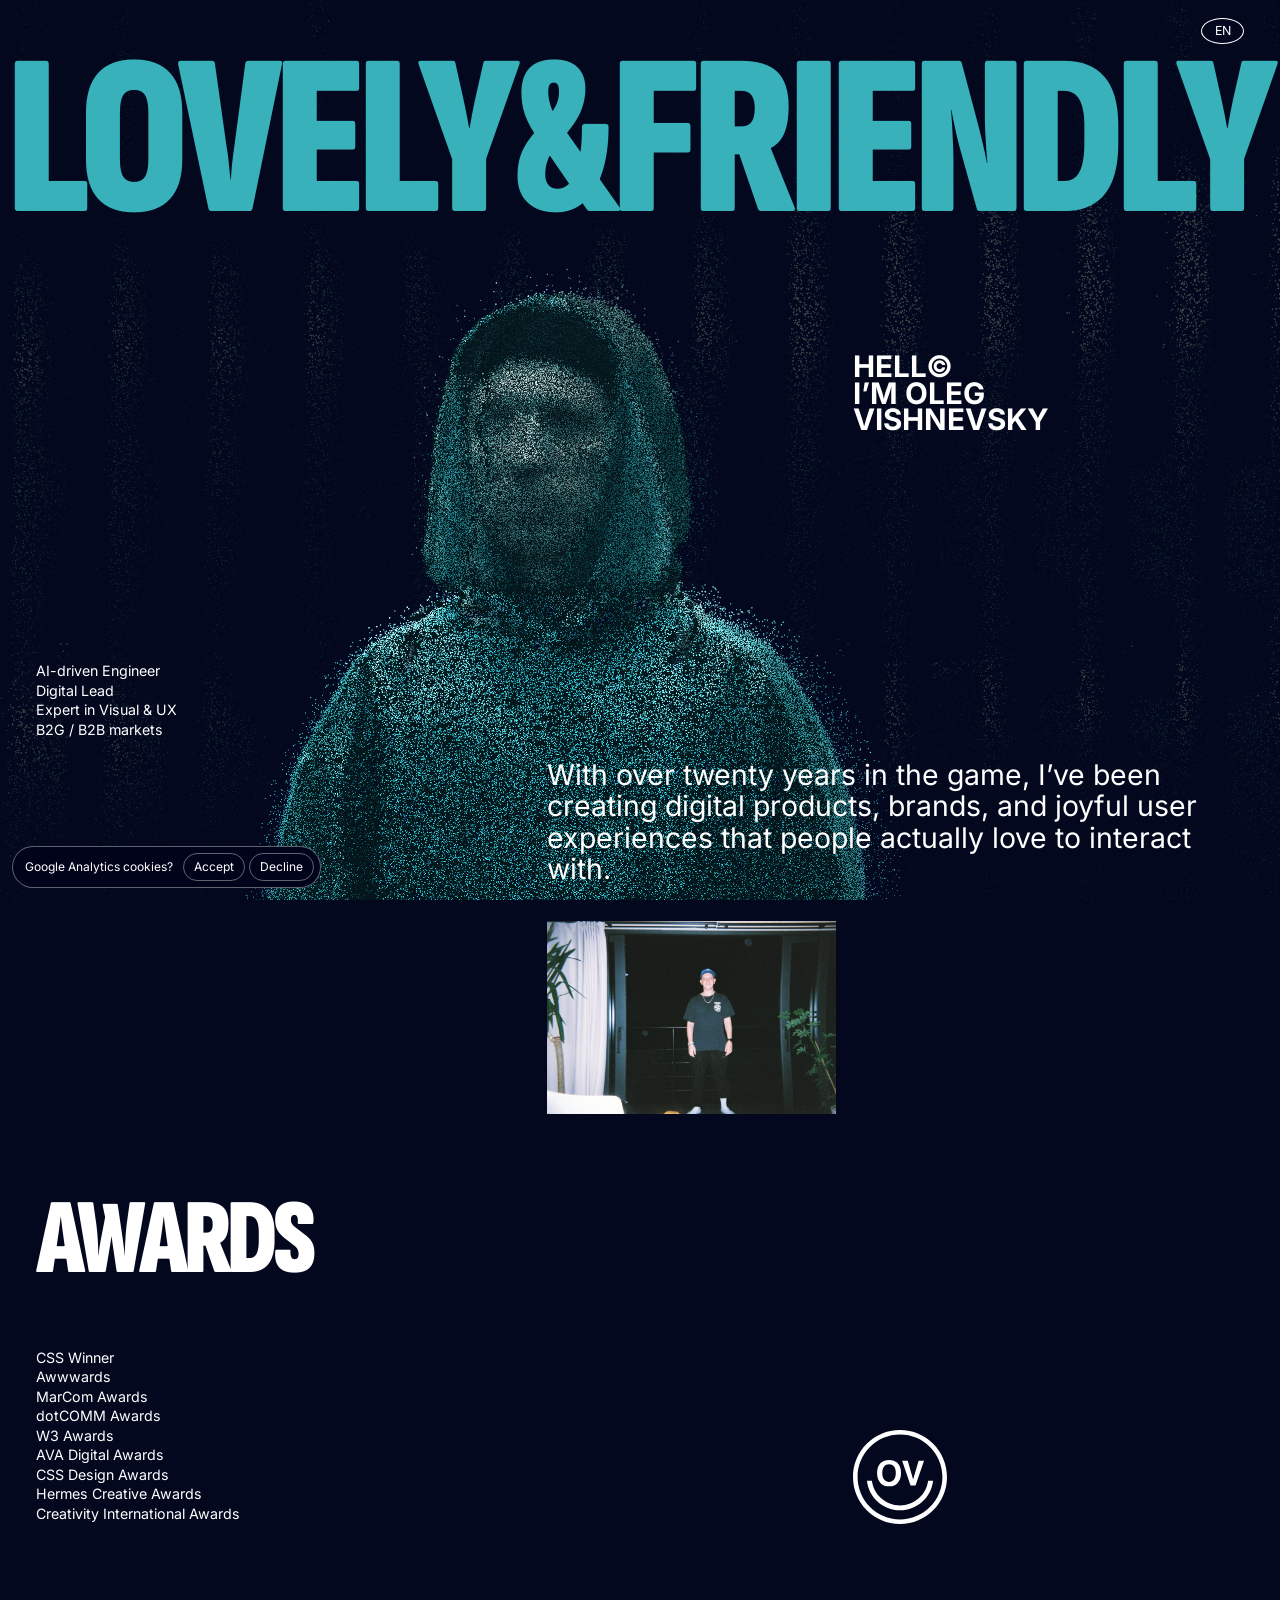
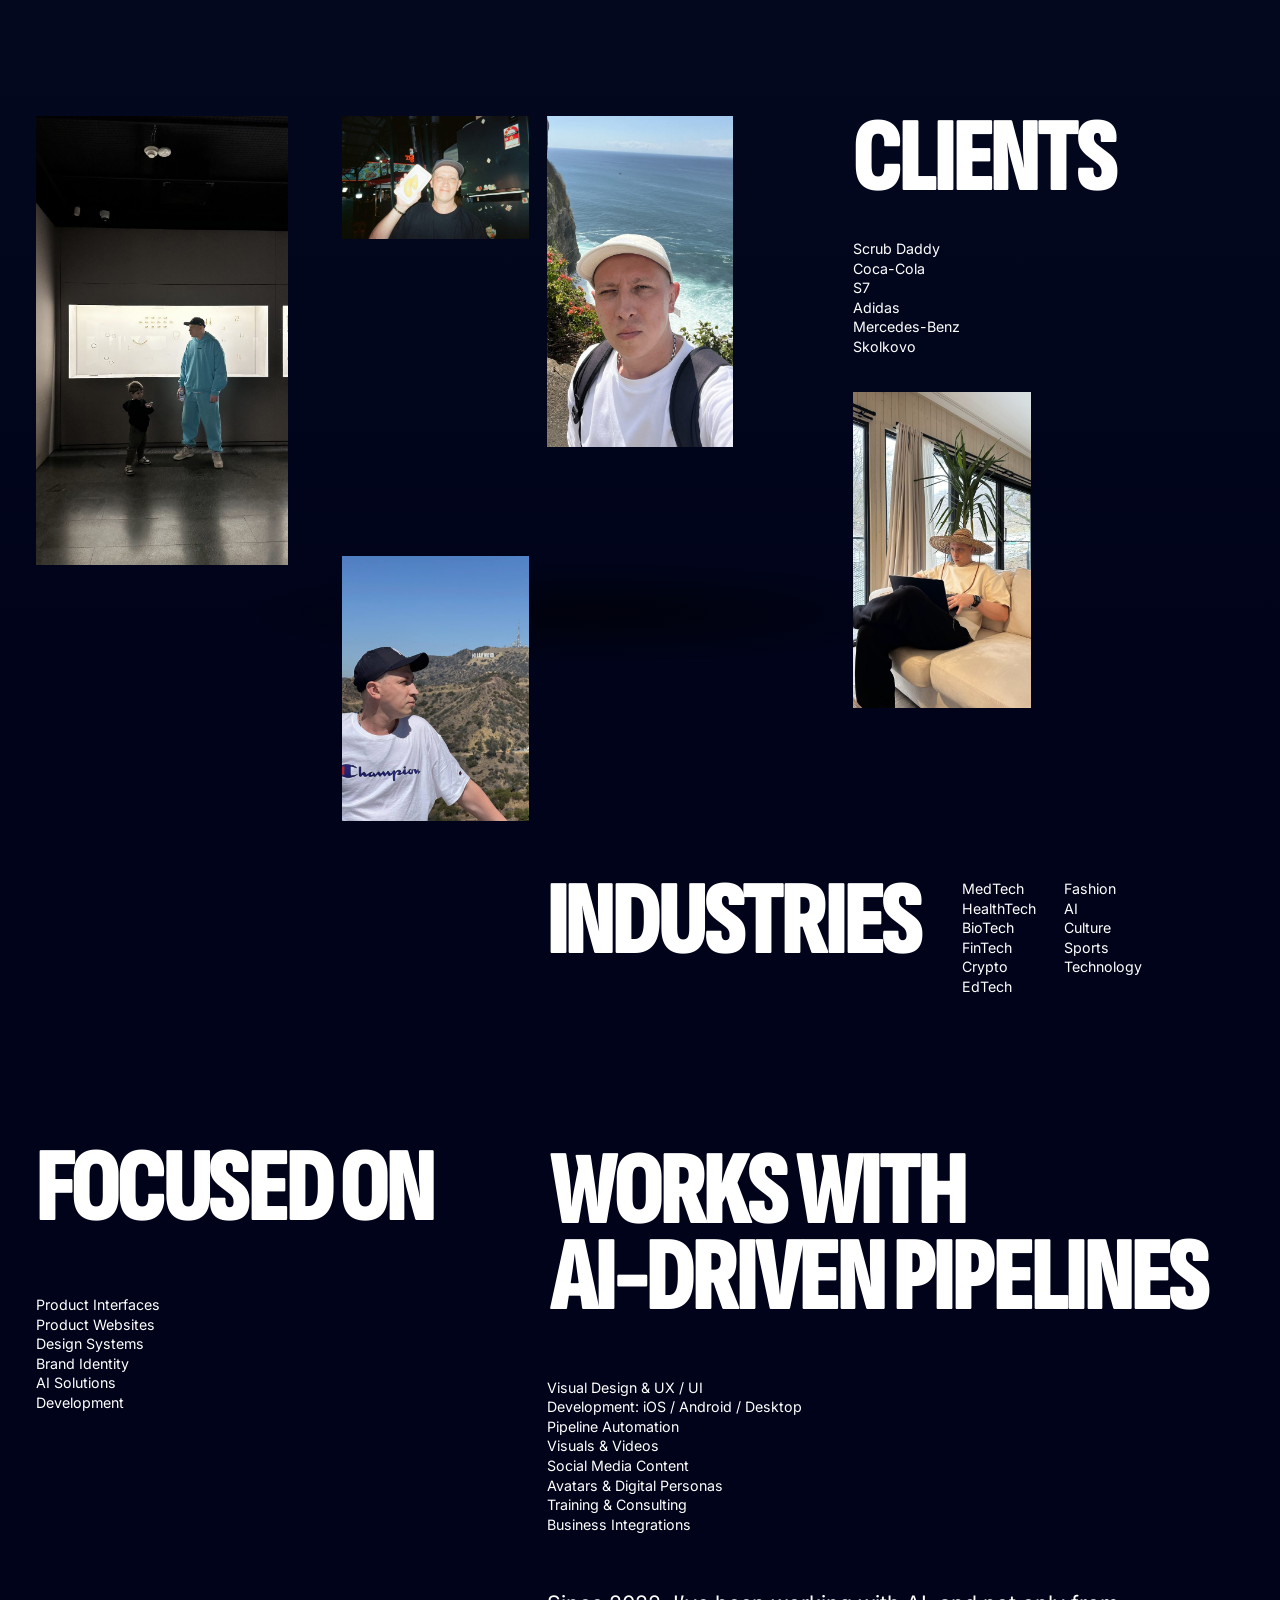
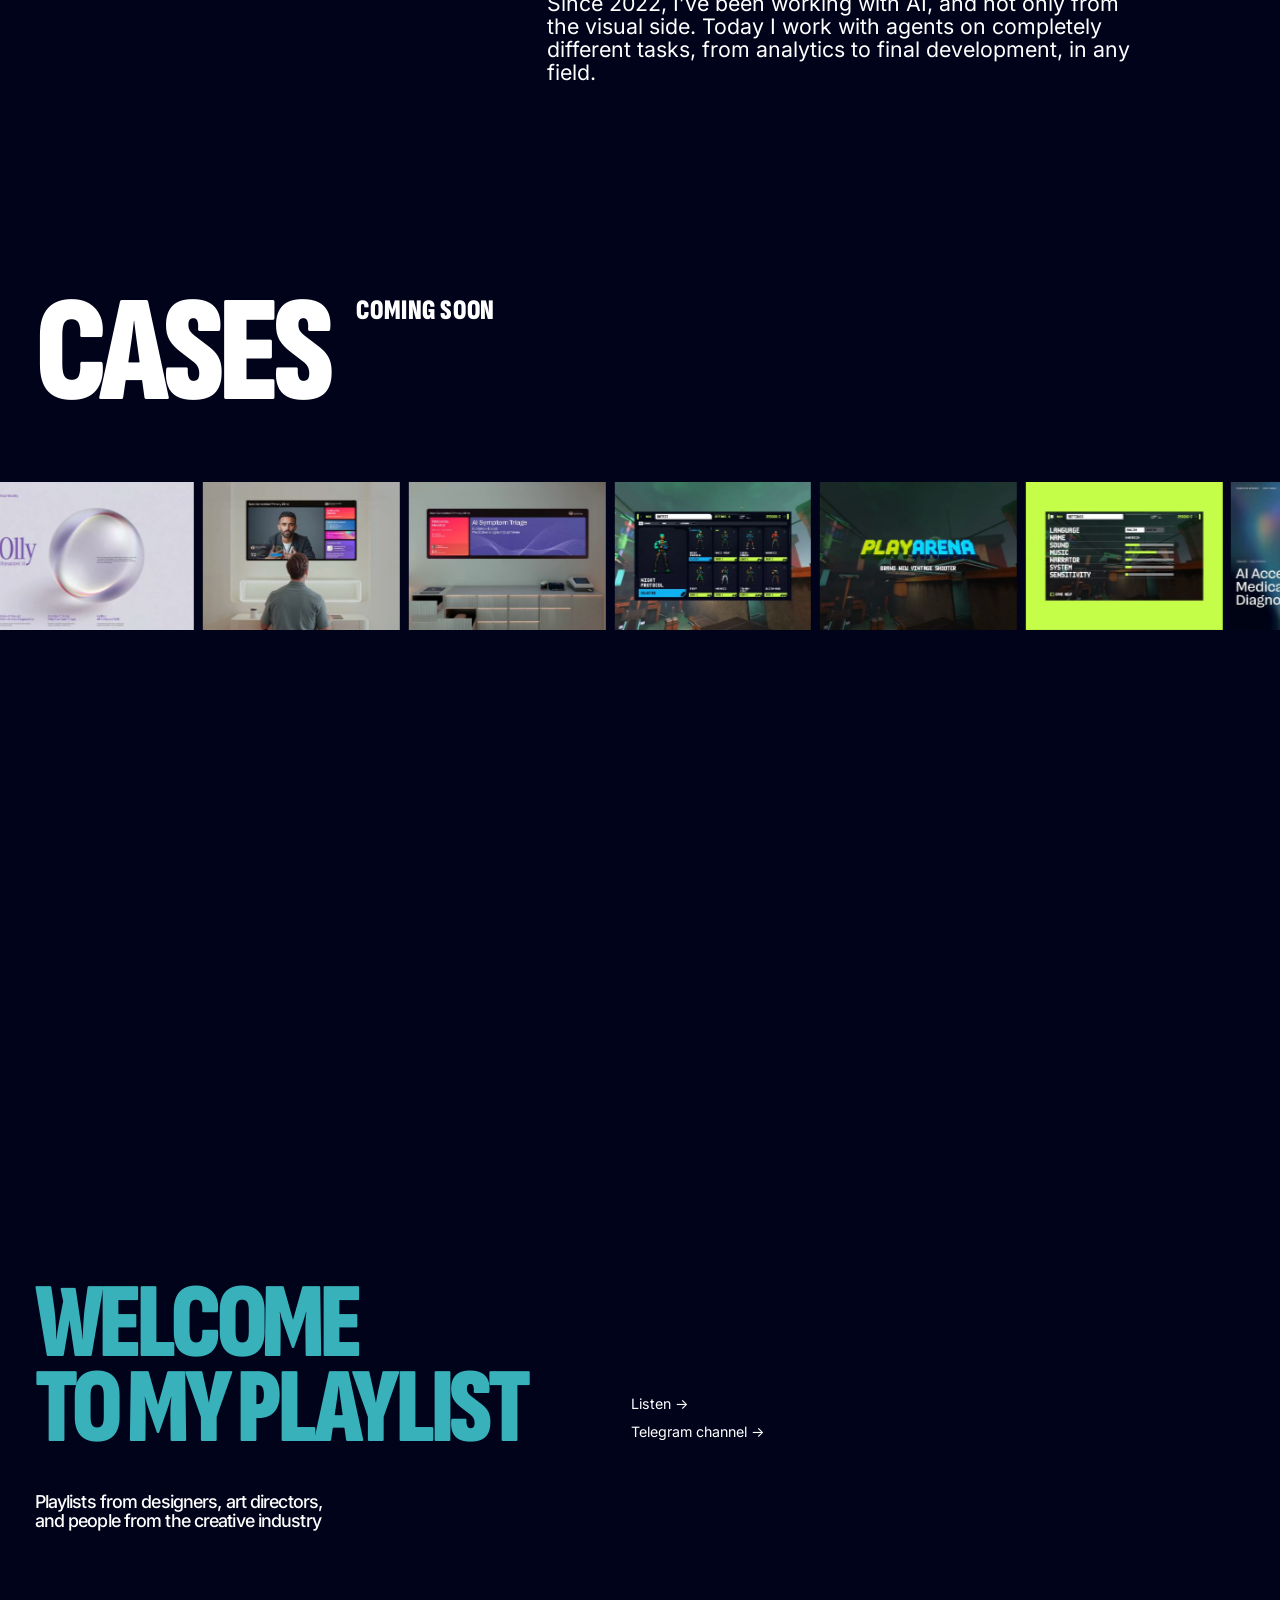
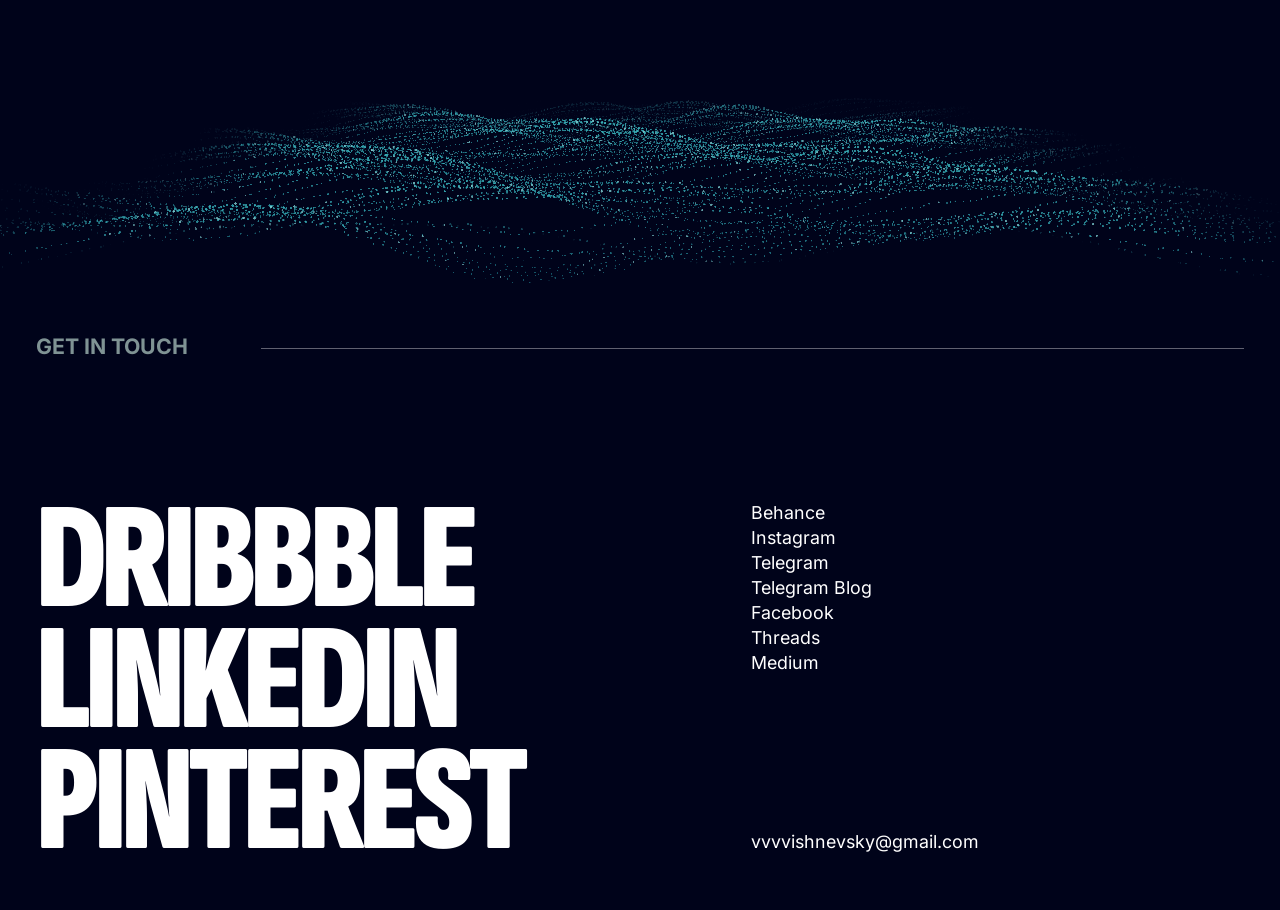
<file: index.html>
<!doctype html>
<html lang="en">
<head>
<meta charset="utf-8">
<meta name="viewport" content="width=device-width, initial-scale=1, viewport-fit=cover">
<title>Oleg Vishnevsky — AI-driven Engineer, Digital Lead, Expert in Visual &amp; UX, Design Director</title>
<meta name="description" content="Oleg Vishnevsky is an AI-driven Engineer and Digital Lead with 20+ years in digital. He develops AI pipelines and solutions, interfaces, websites and design systems, and works across video, visual design and UX. He is also a Design Director." data-i18n-attr="content:meta_desc">
<meta name="author" content="Oleg Vishnevsky">
<meta name="robots" content="index, follow, max-image-preview:large, max-snippet:-1">
<meta name="google-site-verification" content="D3kBv0czTdX3YhzQ9R6DdOJD-7GU9-3vS070gwM1a0I">
<meta name="yandex-verification" content="2d72ef0c0378927c">
<link rel="canonical" href="https://lovelyfriendly.com/">
<link rel="alternate" hreflang="en" href="https://lovelyfriendly.com/">
<link rel="alternate" hreflang="ru" href="https://lovelyfriendly.com/ru/">
<link rel="alternate" hreflang="x-default" href="https://lovelyfriendly.com/">
<meta property="og:type" content="profile">
<meta property="og:site_name" content="Lovely&amp;Friendly">
<meta property="og:locale" content="en_US">
<meta property="og:locale:alternate" content="ru_RU">
<meta property="og:url" content="https://lovelyfriendly.com/">
<meta property="og:title" content="Oleg Vishnevsky — AI-driven Engineer, Digital Lead, Expert in Visual &amp; UX, Design Director">
<meta property="og:description" content="Oleg Vishnevsky is an AI-driven Engineer and Digital Lead with 20+ years in digital. He develops AI pipelines and solutions, interfaces, websites and design systems, and works across video, visual design and UX. He is also a Design Director.">
<meta property="og:image" content="https://lovelyfriendly.com/assets/og-en-v30.png">
<meta property="og:image:type" content="image/png">
<meta property="og:image:width" content="1200">
<meta property="og:image:height" content="630">
<meta property="og:image:alt" content="Oleg Vishnevsky — AI-driven Engineer &amp; Digital Lead. Portfolio preview.">
<meta property="profile:first_name" content="Oleg">
<meta property="profile:last_name" content="Vishnevsky">
<meta name="twitter:card" content="summary_large_image">
<meta name="twitter:title" content="Oleg Vishnevsky — AI-driven Engineer, Digital Lead, Expert in Visual &amp; UX, Design Director">
<meta name="twitter:description" content="Oleg Vishnevsky is an AI-driven Engineer and Digital Lead with 20+ years in digital. He develops AI pipelines and solutions, interfaces, websites and design systems, and works across video, visual design and UX. He is also a Design Director.">
<meta name="twitter:image" content="https://lovelyfriendly.com/assets/og-en-v30.png">
<meta name="twitter:image:alt" content="Oleg Vishnevsky — AI-driven Engineer &amp; Digital Lead. Portfolio preview.">
<meta name="theme-color" content="#00031a">
<meta name="color-scheme" content="dark">
<link rel="icon" href="/favicon.ico?v=7e43197b" sizes="32x32">
<link rel="icon" href="/favicon.svg?v=7e43197b" type="image/svg+xml">
<link rel="apple-touch-icon" href="/apple-touch-icon.png?v=7e43197b">
<link rel="manifest" href="/site.webmanifest?v=7e43197b">
<link rel="preload" href="/assets/fonts/sofia-sans-extra-condensed-latin-900-normal.woff2" as="font" type="font/woff2" crossorigin>
<link rel="preload" href="/assets/fonts/inter-latin-400-normal.woff2" as="font" type="font/woff2" crossorigin>
<link rel="stylesheet" href="/css/style.css?v=59c81881">
<script data-3d="/js/figure-data.js?v=d6fe3db7 /js/wall-data.js?v=6cd84416 /js/figure.js?v=eb1f398d">
/* the figure: it starts only where a WebGL2 context really opens and the network is not a slow one; there its files start loading at once
   (as preloads; js/boot3d.js runs them) and the slot stays empty until the particles assemble. On a 3G line the wall is left out,
   on 2G or with Save-Data the three files are not loaded at all and the cut-out image of the figure stays */
(function (d, s) { if (!window.WebGL2RenderingContext || !('DecompressionStream' in window)) return;
  var c = navigator.connection || {}, net = c.effectiveType || '';
  if (c.saveData || net === 'slow-2g' || net === '2g') return;
  try { var gl = document.createElement('canvas').getContext('webgl2'); if (!gl) return; var x = gl.getExtension('WEBGL_lose_context'); if (x) x.loseContext(); } catch (e) { return; }
  var list = (s && s.getAttribute('data-3d') || '').split(' ').filter(function (u) { return u && !(net === '3g' && /wall-data/.test(u)); });
  d.classList.add('wants-3d'); window.__LF3D = list;
  list.forEach(function (u) { var l = document.createElement('link'); l.rel = 'preload'; l.as = 'script'; l.href = u;
    l.setAttribute('fetchpriority', /wall-data/.test(u) ? 'low' : 'high'); document.head.appendChild(l); }); })(document.documentElement, document.currentScript);
/* reveal guard: hidden states exist only with JS and without reduced motion; if js/site.js does not start in 3 s, everything is shown */
(function (d) { if (matchMedia('(prefers-reduced-motion: reduce)').matches) return; d.classList.add('rv'); setTimeout(function () { if (!d.classList.contains('rv-ready')) d.classList.add('rv-all'); }, 3000); })(document.documentElement);
</script>
<noscript><style>.lang__btn { opacity: 1; visibility: visible; transform: none; } .lang__btn:not([aria-current]) { transform: translateX(calc(var(--step) * -1)); } .pl__listen { display: none; }</style></noscript>
<script type="application/ld+json">
{
 "@context": "https://schema.org",
 "@graph": [
  {
   "@type": "WebSite",
   "@id": "https://lovelyfriendly.com/#website",
   "url": "https://lovelyfriendly.com/",
   "name": "Lovely&Friendly",
   "alternateName": [
    "Lovely & Friendly",
    "Oleg Vishnevsky"
   ],
   "inLanguage": [
    "en",
    "ru"
   ],
   "publisher": {
    "@id": "https://lovelyfriendly.com/#person"
   }
  },
  {
   "@type": "ProfilePage",
   "@id": "https://lovelyfriendly.com/#webpage",
   "url": "https://lovelyfriendly.com/",
   "name": "Oleg Vishnevsky — AI-driven Engineer, Digital Lead, Expert in Visual & UX, Design Director",
   "description": "Oleg Vishnevsky is an AI-driven Engineer and Digital Lead with 20+ years in digital. He develops AI pipelines and solutions, interfaces, websites and design systems, and works across video, visual design and UX. He is also a Design Director.",
   "inLanguage": "en",
   "isPartOf": {
    "@id": "https://lovelyfriendly.com/#website"
   },
   "about": {
    "@id": "https://lovelyfriendly.com/#person"
   },
   "mainEntity": {
    "@id": "https://lovelyfriendly.com/#person"
   },
   "primaryImageOfPage": {
    "@type": "ImageObject",
    "url": "https://lovelyfriendly.com/assets/og-en-v30.png",
    "width": 1200,
    "height": 630
   }
  },
  {
   "@type": "Person",
   "@id": "https://lovelyfriendly.com/#person",
   "name": "Oleg Vishnevsky",
   "alternateName": [
    "Олег Вишневский"
   ],
   "givenName": "Oleg",
   "familyName": "Vishnevsky",
   "url": "https://lovelyfriendly.com/",
   "image": {
    "@type": "ImageObject",
    "url": "https://lovelyfriendly.com/assets/p-flash.jpg",
    "width": 975,
    "height": 650
   },
   "jobTitle": "AI-driven Engineer",
   "hasOccupation": [
    {
     "@type": "Occupation",
     "name": "AI-driven Engineer"
    },
    {
     "@type": "Occupation",
     "name": "Digital Lead"
    },
    {
     "@type": "Occupation",
     "name": "Design Director"
    }
   ],
   "description": "Oleg Vishnevsky is an AI-driven Engineer and Digital Lead with 20+ years in digital. He develops AI pipelines and solutions, interfaces, websites and design systems, and works across video, visual design and UX. He is also a Design Director.",
   "knowsAbout": [
    "AI pipelines",
    "AI solutions",
    "AI agent workflows",
    "Software development",
    "Digital products",
    "UX design",
    "Visual design",
    "AI video production",
    "Art direction"
   ],
   "knowsLanguage": [
    "en",
    "ru"
   ],
   "homeLocation": {
    "@type": "Place",
    "address": {
     "@type": "PostalAddress",
     "addressLocality": "Tbilisi",
     "addressCountry": "GE"
    }
   },
   "worksFor": {
    "@type": "Organization",
    "name": "Lovely&Friendly",
    "url": "https://lovelyfriendly.com/"
   },
   "award": [
    "CSS Winner",
    "Awwwards",
    "MarCom Awards",
    "dotCOMM Awards",
    "W3 Awards",
    "AVA Digital Awards",
    "CSS Design Awards",
    "Hermes Creative Awards",
    "Creativity International Awards"
   ],
   "sameAs": [
    "https://dribbble.com/vishnevsky",
    "https://www.linkedin.com/in/olegvishnevsky/",
    "https://www.pinterest.com/vishnevsky/",
    "https://www.behance.net/olegvishnevsky",
    "https://www.instagram.com/vishnevsky",
    "https://t.me/olegvishnevsky",
    "https://t.me/lovelyandfriendly",
    "https://www.facebook.com/olegvishnevsky",
    "https://www.threads.com/@vishnevsky",
    "https://medium.com/@vishnevsky"
   ]
  }
 ]
}
</script>
</head>
<body>
<a class="skip" data-i18n="skip" href="#contact">Skip to contacts</a>

<!-- 3D layer: fixed to the viewport, draws the particle wall and the figure into the rect of [data-figure-slot] -->
<canvas id="figure-canvas" aria-hidden="true"></canvas>

<!-- Language: one pill is shown; a click slides the other language out to the left, a click on it swaps them.
     The pills are links to the two pages (/ and /ru/), so the switch also works without JavaScript and for search engines. -->
<nav class="lang" data-lang="en" data-urls="1" data-i18n-attr="aria-label:lang_label" aria-label="Language">
  <a class="lang__btn lang__btn--ru" href="/ru/" hreflang="ru" lang="ru" data-set-lang="ru" aria-label="Русский — RU">RU</a>
  <a class="lang__btn lang__btn--en" href="/" hreflang="en" lang="en" data-set-lang="en" aria-label="English — EN" aria-current="true" aria-expanded="false">EN</a>
</nav>

<div class="page" id="top">
  <div class="plate" aria-hidden="true"></div>

  <div class="figure-slot" data-figure-slot role="img" data-i18n-attr="aria-label:fig_alt" aria-label="Oleg Vishnevsky in a turquoise hoodie — an interactive 3D figure made of particles">
    <span class="figure-shadow" aria-hidden="true"></span>
    <!-- the cut-out is a CSS background requested only if the 3D figure cannot run -->
  </div>

  <main class="poster">

    <section class="hero">
      <!-- the visible title is the brand; the heading of the page for search engines and screen readers is the line with the name -->
      <p class="display display--xl title"><span class="title__fit" data-fit-title data-i18n="title" data-rv="chars">lovely&amp;friendly</span></p>
      <h1 class="hello" data-i18n="hello" data-rv="lines" aria-label="Hello, I’m Oleg Vishnevsky" data-i18n-attr="aria-label:hello_label">Hell©<br>I’m Oleg<br>Vishnevsky</h1>
      <ul class="list roles" data-i18n="roles" data-rv="rows"><li>AI-driven Engineer</li><li>Digital Lead</li><li>Expert in Visual &amp; UX</li><li>B2G / B2B markets</li></ul>
      <p class="lead" data-i18n="lead" data-rv="lines">With over twenty years in the game, I’ve been creating digital products, brands, and joyful user experiences that people actually love to interact with.</p>
      <figure class="ph ph--flash" data-rv="photo"><img src="/assets/p-flash.jpg" width="975" height="650" alt="Oleg Vishnevsky in a blue cap and black T-shirt, full-length night shot with flash" data-i18n-attr="alt:alt_flash" decoding="sync" draggable="false"></figure>
    </section>

    <section class="awards">
      <h2 class="display display--l awards__h" data-i18n="awards_h" data-rv="chars">Awards</h2>
      <ul class="list awards__list" data-i18n="awards" data-rv="rows"><li>CSS Winner</li><li>Awwwards</li><li>MarCom Awards</li><li>dotCOMM Awards</li><li>W3 Awards</li><li>AVA Digital Awards</li><li>CSS Design Awards</li><li>Hermes Creative Awards</li><li>Creativity International Awards</li></ul>
      <span class="badge" data-rv="badge" aria-hidden="true"><img src="/assets/badge.svg" alt="" width="106" height="106" decoding="async" draggable="false"></span>
    </section>

    <section class="clients">
      <figure class="ph ph--museum" data-rv="photo"><img src="/assets/p-museum.jpg" width="852" height="1515" alt="Oleg Vishnevsky in a turquoise tracksuit and a child at a lit museum showcase" data-i18n-attr="alt:alt_museum" loading="lazy" decoding="sync" draggable="false"></figure>
      <figure class="ph ph--card" data-rv="photo"><img src="/assets/p-card.jpg" width="630" height="418" alt="Oleg Vishnevsky in a cap, smiling and holding up a tray of street food at a night market" data-i18n-attr="alt:alt_card" loading="lazy" decoding="sync" draggable="false"></figure>
      <figure class="ph ph--sea" data-rv="photo"><img src="/assets/p-sea.jpg" width="630" height="1120" alt="Oleg Vishnevsky, selfie in a white cap on a cliff above the ocean" data-i18n-attr="alt:alt_sea" loading="lazy" decoding="sync" draggable="false"></figure>
      <figure class="ph ph--hills" data-rv="photo"><img src="/assets/p-new.jpg" width="630" height="1120" alt="Oleg Vishnevsky in a cap with the Hollywood sign on the hills behind him" data-i18n-attr="alt:alt_hills" loading="lazy" decoding="sync" draggable="false"></figure>
      <h2 class="display display--l clients__h" data-i18n="clients_h" data-rv="chars">Clients</h2>
      <ul class="list clients__list" data-i18n="clients" data-rv="rows"><li>Scrub Daddy</li><li>Coca-Cola</li><li>S7</li><li>Adidas</li><li>Mercedes-Benz</li><li>Skolkovo</li></ul>
      <figure class="ph ph--sofa" data-rv="photo"><img src="/assets/p-sofa.jpg" width="600" height="1067" alt="Oleg Vishnevsky in a straw hat working on a laptop on a sofa" data-i18n-attr="alt:alt_sofa" loading="lazy" decoding="sync" draggable="false"></figure>
    </section>

    <section class="work">
      <h2 class="display display--l ind__h" data-i18n="ind_h" data-rv="chars">industries</h2>
      <ul class="list ind__a" data-i18n="ind_a" data-rv="rows"><li>MedTech</li><li>HealthTech</li><li>BioTech</li><li>FinTech</li><li>Crypto</li><li>EdTech</li></ul>
      <ul class="list ind__b" data-i18n="ind_b" data-rv="rows"><li>Fashion</li><li>AI</li><li>Culture</li><li>Sports</li><li>Technology</li></ul>
      <h2 class="display display--l focus__h" data-i18n="focus_h" data-rv="chars">focused on</h2>
      <ul class="list focus__list" data-i18n="focus" data-rv="rows"><li>Product Interfaces</li><li>Product Websites</li><li>Design Systems</li><li>Brand Identity</li><li>AI Solutions</li><li>Development</li></ul>
      <h2 class="display display--l ai__h" data-i18n="ai_h" data-rv="chars">works with<br>AI-driven pipelines</h2>
      <ul class="list ai__list" data-i18n="ai" data-rv="rows"><li>Visual Design &amp; UX / UI</li><li>Development: iOS / Android / Desktop</li><li>Pipeline Automation</li><li>Visuals &amp; Videos</li><li>Social Media Content</li><li>Avatars &amp; Digital Personas</li><li>Training &amp; Consulting</li><li>Business Integrations</li></ul>
      <p class="ai__text" data-i18n="ai_text" data-rv="lines">Since 2022, I’ve been working with AI, and not only from the visual side. Today I work with agents on completely different tasks, from analytics to final development, in any field.</p>
    </section>

    <section class="cases">
      <h2 class="display display--xxl cases__h" data-i18n="cases_h" data-rv="chars">cases</h2>
      <p class="display cases__soon" data-i18n="cases_soon" data-rv="chars">coming soon</p>
      <div class="feed" data-feed role="group" data-i18n-attr="aria-label:feed_label" aria-label="Cases: 62 Dribbble shots by Oleg Vishnevsky">
        <div class="feed__track">
        <img class="feed__item" style="--w:224.41" data-n="01" data-video="1" src="/assets/cases/01.jpg" width="449" height="332" alt="Humanised AI Brand Identity Design" loading="lazy" decoding="async" draggable="false">
        <img class="feed__item" style="--w:221.33" data-n="02" data-video="1" src="/assets/cases/02.jpg" width="443" height="332" alt="Mobile Medical POD Interface" loading="lazy" decoding="async" draggable="false">
        <img class="feed__item" style="--w:221.33" data-n="03" data-video="1" src="/assets/cases/03.jpg" width="443" height="332" alt="Clinic TV Desktop Interface" loading="lazy" decoding="async" draggable="false">
        <img class="feed__item" style="--w:221.33" data-n="04" data-video="1" src="/assets/cases/04.jpg" width="443" height="332" alt="Interface Design for Online Game" loading="lazy" decoding="async" draggable="false">
        <img class="feed__item" style="--w:221.33" data-n="05" data-video="1" src="/assets/cases/05.jpg" width="443" height="332" alt="Logo for Online Shooter Game" loading="lazy" decoding="async" draggable="false">
        <img class="feed__item" style="--w:221.33" data-n="06" data-video="1" src="/assets/cases/06.jpg" width="443" height="332" alt="Settings UI for Online Game" loading="lazy" decoding="async" draggable="false">
        <img class="feed__item" style="--w:221.95" data-n="07" data-video="1" src="/assets/cases/07.jpg" width="444" height="332" alt="AI Accelerates Medical Diagnostics Website" loading="lazy" decoding="async" draggable="false">
        <img class="feed__item" style="--w:235.61" data-n="08" src="/assets/cases/08.jpg" width="471" height="332" alt="Health Station with integrated devices" loading="lazy" decoding="async" draggable="false">
        <img class="feed__item" style="--w:235.56" data-n="09" src="/assets/cases/09.jpg" width="471" height="332" alt="ADME — Medical Mobile Device Health Station" loading="lazy" decoding="async" draggable="false">
        <img class="feed__item" style="--w:235.56" data-n="10" src="/assets/cases/10.jpg" width="471" height="332" alt="ADME — Keyvisuals primary-care platform, 3D Editorial style" loading="lazy" decoding="async" draggable="false">
        <img class="feed__item" style="--w:262.83" data-n="11" data-video="1" src="/assets/cases/11.jpg" width="526" height="332" alt="Editorial portfolio layout" loading="lazy" decoding="async" draggable="false">
        <img class="feed__item" style="--w:261.91" data-n="12" data-video="1" src="/assets/cases/12.jpg" width="524" height="332" alt="Website Portfolio Editorial Design" loading="lazy" decoding="async" draggable="false">
        <img class="feed__item" style="--w:221.33" data-n="13" data-video="1" src="/assets/cases/13.jpg" width="443" height="332" alt="Branding for an e-commerce sleep accessories store" loading="lazy" decoding="async" draggable="false">
        <img class="feed__item" style="--w:221.33" data-n="14" data-video="1" src="/assets/cases/14.jpg" width="443" height="332" alt="Musical-Event Visual Narrative" loading="lazy" decoding="async" draggable="false">
        <img class="feed__item" style="--w:235.56" data-n="15" data-video="1" src="/assets/cases/15.jpg" width="471" height="332" alt="Main Page Web Design Concept" loading="lazy" decoding="async" draggable="false">
        <img class="feed__item" style="--w:235.56" data-n="16" src="/assets/cases/16.jpg" width="471" height="332" alt="Beach Goth Greelz. Totally Overhyped Streetwear Brand" loading="lazy" decoding="async" draggable="false">
        <img class="feed__item" style="--w:236.25" data-n="17" data-video="1" src="/assets/cases/17.jpg" width="472" height="332" alt="Artdirector Website Backstage" loading="lazy" decoding="async" draggable="false">
        <img class="feed__item" style="--w:235.47" data-n="18" data-video="1" src="/assets/cases/18.jpg" width="471" height="332" alt="AI-Technologies Transforming Healthcare Right Now" loading="lazy" decoding="async" draggable="false">
        <img class="feed__item" style="--w:235.56" data-n="19" data-video="1" src="/assets/cases/19.jpg" width="471" height="332" alt="Healthcare AI Website Design" loading="lazy" decoding="async" draggable="false">
        <img class="feed__item" style="--w:235.56" data-n="20" data-video="1" src="/assets/cases/20.jpg" width="471" height="332" alt="Healthcare AI Website Design — Carenova" loading="lazy" decoding="async" draggable="false">
        <img class="feed__item" style="--w:221.33" data-n="21" data-video="1" src="/assets/cases/21.jpg" width="443" height="332" alt="Metal-Style Typography Logo Collection" loading="lazy" decoding="async" draggable="false">
        <img class="feed__item" style="--w:221.33" data-n="22" data-video="1" src="/assets/cases/22.jpg" width="443" height="332" alt="Mobile Website Design SVORA" loading="lazy" decoding="async" draggable="false">
        <img class="feed__item" style="--w:221.33" data-n="23" data-video="1" src="/assets/cases/23.jpg" width="443" height="332" alt="Website Design For Private Underground Event" loading="lazy" decoding="async" draggable="false">
        <img class="feed__item" style="--w:221.33" data-n="24" data-video="1" src="/assets/cases/24.jpg" width="443" height="332" alt="SVORA Visual Identity Of Private Underground Parties" loading="lazy" decoding="async" draggable="false">
        <img class="feed__item" style="--w:235.56" data-n="25" src="/assets/cases/25.jpg" width="471" height="332" alt="Marine Mammals of Kamchatka Editorial Illustrations Design" loading="lazy" decoding="async" draggable="false">
        <img class="feed__item" style="--w:235.56" data-n="26" src="/assets/cases/26.jpg" width="471" height="332" alt="Marine Mammals of Kamchatka Encyclopedia Illustrations" loading="lazy" decoding="async" draggable="false">
        <img class="feed__item" style="--w:235.56" data-n="27" src="/assets/cases/27.jpg" width="471" height="332" alt="Marine Mammals of Kamchatka Illustrations" loading="lazy" decoding="async" draggable="false">
        <img class="feed__item" style="--w:221.33" data-n="28" data-video="1" src="/assets/cases/28.jpg" width="443" height="332" alt="Liquid Metal Personal Branding" loading="lazy" decoding="async" draggable="false">
        <img class="feed__item" style="--w:265.6" data-n="29" data-video="1" src="/assets/cases/29.jpg" width="531" height="332" alt="Personal Branding Concept" loading="lazy" decoding="async" draggable="false">
        <img class="feed__item" style="--w:265.6" data-n="30" data-video="1" src="/assets/cases/30.jpg" width="531" height="332" alt="Digital portfolio concept" loading="lazy" decoding="async" draggable="false">
        <img class="feed__item" style="--w:235.48" data-n="31" src="/assets/cases/31.jpg" width="471" height="332" alt="Website Design Concept Gallery" loading="lazy" decoding="async" draggable="false">
        <img class="feed__item" style="--w:235.56" data-n="32" src="/assets/cases/32.jpg" width="471" height="332" alt="Selected Works Website Design" loading="lazy" decoding="async" draggable="false">
        <img class="feed__item" style="--w:221.33" data-n="33" data-video="1" src="/assets/cases/33.jpg" width="443" height="332" alt="06 Item, 3D Identity" loading="lazy" decoding="async" draggable="false">
        <img class="feed__item" style="--w:221.33" data-n="34" data-video="1" src="/assets/cases/34.jpg" width="443" height="332" alt="01 Item, 3D branding" loading="lazy" decoding="async" draggable="false">
        <img class="feed__item" style="--w:221.33" data-n="35" data-video="1" src="/assets/cases/35.jpg" width="443" height="332" alt="02 Item, 3D logotype" loading="lazy" decoding="async" draggable="false">
        <img class="feed__item" style="--w:221.33" data-n="36" data-video="1" src="/assets/cases/36.jpg" width="443" height="332" alt="03 Item, 3D Spline logo" loading="lazy" decoding="async" draggable="false">
        <img class="feed__item" style="--w:221.33" data-n="37" data-video="1" src="/assets/cases/37.jpg" width="443" height="332" alt="04 Item, 3D Identity" loading="lazy" decoding="async" draggable="false">
        <img class="feed__item" style="--w:221.33" data-n="38" data-video="1" src="/assets/cases/38.jpg" width="443" height="332" alt="05 Item, 3D logo animation" loading="lazy" decoding="async" draggable="false">
        <img class="feed__item" style="--w:235.56" data-n="39" src="/assets/cases/39.jpg" width="471" height="332" alt="Beach Goth E-commerce website" loading="lazy" decoding="async" draggable="false">
        <img class="feed__item" style="--w:221.33" data-n="40" data-video="1" src="/assets/cases/40.jpg" width="443" height="332" alt="Beer Can Design — Beach Goth" loading="lazy" decoding="async" draggable="false">
        <img class="feed__item" style="--w:235.56" data-n="41" src="/assets/cases/41.jpg" width="471" height="332" alt="Mobile Website Design — Beach Goth" loading="lazy" decoding="async" draggable="false">
        <img class="feed__item" style="--w:221.33" data-n="42" data-video="1" src="/assets/cases/42.jpg" width="443" height="332" alt="Surfing board — Beach Goth" loading="lazy" decoding="async" draggable="false">
        <img class="feed__item" style="--w:221.33" data-n="43" data-video="1" src="/assets/cases/43.jpg" width="443" height="332" alt="Wetsuit For Deadly Cute — Beach Goth" loading="lazy" decoding="async" draggable="false">
        <img class="feed__item" style="--w:235.56" data-n="44" src="/assets/cases/44.jpg" width="471" height="332" alt="Beach Goth Mask &amp; Sunglasses — Dark side of vacation" loading="lazy" decoding="async" draggable="false">
        <img class="feed__item" style="--w:221.33" data-n="45" data-video="1" src="/assets/cases/45.jpg" width="443" height="332" alt="Beach Goth — Ghoul Shroud" loading="lazy" decoding="async" draggable="false">
        <img class="feed__item" style="--w:221.33" data-n="46" data-video="1" src="/assets/cases/46.jpg" width="443" height="332" alt="Wine Glasses — Beach Goth Child of the Night" loading="lazy" decoding="async" draggable="false">
        <img class="feed__item" style="--w:235.56" data-n="47" src="/assets/cases/47.jpg" width="471" height="332" alt="Christmas toys — Happy Unholidays!" loading="lazy" decoding="async" draggable="false">
        <img class="feed__item" style="--w:227.66" data-n="48" src="/assets/cases/48.jpg" width="455" height="332" alt="Words as Design: Crushing Toxic Narratives" loading="lazy" decoding="async" draggable="false">
        <img class="feed__item" style="--w:227.66" data-n="49" src="/assets/cases/49.jpg" width="455" height="332" alt="Transforming Toxicity: A Visual Art Series" loading="lazy" decoding="async" draggable="false">
        <img class="feed__item" style="--w:227.66" data-n="50" src="/assets/cases/50.jpg" width="455" height="332" alt="Visual Series on Toxic Words: Art Meets Healing" loading="lazy" decoding="async" draggable="false">
        <img class="feed__item" style="--w:227.66" data-n="51" src="/assets/cases/51.jpg" width="455" height="332" alt="Breaking Labels: A Contemporary Branding Exploration" loading="lazy" decoding="async" draggable="false">
        <img class="feed__item" style="--w:227.66" data-n="52" src="/assets/cases/52.jpg" width="455" height="332" alt="Visual Series on Toxic Words: Art Meets Healing" loading="lazy" decoding="async" draggable="false">
        <img class="feed__item" style="--w:221.36" data-n="53" src="/assets/cases/53.jpg" width="443" height="332" alt="3D Branding for White Label Studio" loading="lazy" decoding="async" draggable="false">
        <img class="feed__item" style="--w:221.36" data-n="54" src="/assets/cases/54.jpg" width="443" height="332" alt="3D Branding for White Label Studio" loading="lazy" decoding="async" draggable="false">
        <img class="feed__item" style="--w:283.12" data-n="55" data-video="1" src="/assets/cases/55.jpg" width="566" height="332" alt="Pharmaceutical Solutions &amp; Medical Supplies" loading="lazy" decoding="async" draggable="false">
        <img class="feed__item" style="--w:283.3" data-n="56" data-video="1" src="/assets/cases/56.jpg" width="567" height="332" alt="Contact form Webdesign" loading="lazy" decoding="async" draggable="false">
        <img class="feed__item" style="--w:283.3" data-n="57" data-video="1" src="/assets/cases/57.jpg" width="567" height="332" alt="Website for Laboratory service company" loading="lazy" decoding="async" draggable="false">
        <img class="feed__item" style="--w:221.33" data-n="58" data-video="1" src="/assets/cases/58.jpg" width="443" height="332" alt="Tribute to Takeshi Kitano and His Film &#x27;Brother&#x27;" loading="lazy" decoding="async" draggable="false">
        <img class="feed__item" style="--w:221.33" data-n="59" data-video="1" src="/assets/cases/59.jpg" width="443" height="332" alt="Capsule collection inspired by Takeshi Kitano" loading="lazy" decoding="async" draggable="false">
        <img class="feed__item" style="--w:221.33" data-n="60" data-video="1" src="/assets/cases/60.jpg" width="443" height="332" alt="Morning and evening trees" loading="lazy" decoding="async" draggable="false">
        <img class="feed__item" style="--w:221.33" data-n="61" src="/assets/cases/61.jpg" width="443" height="332" alt="Illustration for simulation of enterprise management" loading="lazy" decoding="async" draggable="false">
        <img class="feed__item" style="--w:221.33" data-n="62" src="/assets/cases/62.jpg" width="443" height="332" alt="Illustration for simulation of enterprise management" loading="lazy" decoding="async" draggable="false">
        <!-- loop copy -->
        <img class="feed__item" style="--w:224.41" data-n="01" data-video="1" src="/assets/cases/01.jpg" width="449" height="332" alt="" aria-hidden="true" loading="lazy" decoding="async" draggable="false">
        <img class="feed__item" style="--w:221.33" data-n="02" data-video="1" src="/assets/cases/02.jpg" width="443" height="332" alt="" aria-hidden="true" loading="lazy" decoding="async" draggable="false">
        <img class="feed__item" style="--w:221.33" data-n="03" data-video="1" src="/assets/cases/03.jpg" width="443" height="332" alt="" aria-hidden="true" loading="lazy" decoding="async" draggable="false">
        <img class="feed__item" style="--w:221.33" data-n="04" data-video="1" src="/assets/cases/04.jpg" width="443" height="332" alt="" aria-hidden="true" loading="lazy" decoding="async" draggable="false">
        <img class="feed__item" style="--w:221.33" data-n="05" data-video="1" src="/assets/cases/05.jpg" width="443" height="332" alt="" aria-hidden="true" loading="lazy" decoding="async" draggable="false">
        <img class="feed__item" style="--w:221.33" data-n="06" data-video="1" src="/assets/cases/06.jpg" width="443" height="332" alt="" aria-hidden="true" loading="lazy" decoding="async" draggable="false">
        <img class="feed__item" style="--w:221.95" data-n="07" data-video="1" src="/assets/cases/07.jpg" width="444" height="332" alt="" aria-hidden="true" loading="lazy" decoding="async" draggable="false">
        <img class="feed__item" style="--w:235.61" data-n="08" src="/assets/cases/08.jpg" width="471" height="332" alt="" aria-hidden="true" loading="lazy" decoding="async" draggable="false">
        <img class="feed__item" style="--w:235.56" data-n="09" src="/assets/cases/09.jpg" width="471" height="332" alt="" aria-hidden="true" loading="lazy" decoding="async" draggable="false">
        <img class="feed__item" style="--w:235.56" data-n="10" src="/assets/cases/10.jpg" width="471" height="332" alt="" aria-hidden="true" loading="lazy" decoding="async" draggable="false">
        <img class="feed__item" style="--w:262.83" data-n="11" data-video="1" src="/assets/cases/11.jpg" width="526" height="332" alt="" aria-hidden="true" loading="lazy" decoding="async" draggable="false">
        <img class="feed__item" style="--w:261.91" data-n="12" data-video="1" src="/assets/cases/12.jpg" width="524" height="332" alt="" aria-hidden="true" loading="lazy" decoding="async" draggable="false">
        <img class="feed__item" style="--w:221.33" data-n="13" data-video="1" src="/assets/cases/13.jpg" width="443" height="332" alt="" aria-hidden="true" loading="lazy" decoding="async" draggable="false">
        <img class="feed__item" style="--w:221.33" data-n="14" data-video="1" src="/assets/cases/14.jpg" width="443" height="332" alt="" aria-hidden="true" loading="lazy" decoding="async" draggable="false">
        <img class="feed__item" style="--w:235.56" data-n="15" data-video="1" src="/assets/cases/15.jpg" width="471" height="332" alt="" aria-hidden="true" loading="lazy" decoding="async" draggable="false">
        <img class="feed__item" style="--w:235.56" data-n="16" src="/assets/cases/16.jpg" width="471" height="332" alt="" aria-hidden="true" loading="lazy" decoding="async" draggable="false">
        <img class="feed__item" style="--w:236.25" data-n="17" data-video="1" src="/assets/cases/17.jpg" width="472" height="332" alt="" aria-hidden="true" loading="lazy" decoding="async" draggable="false">
        <img class="feed__item" style="--w:235.47" data-n="18" data-video="1" src="/assets/cases/18.jpg" width="471" height="332" alt="" aria-hidden="true" loading="lazy" decoding="async" draggable="false">
        <img class="feed__item" style="--w:235.56" data-n="19" data-video="1" src="/assets/cases/19.jpg" width="471" height="332" alt="" aria-hidden="true" loading="lazy" decoding="async" draggable="false">
        <img class="feed__item" style="--w:235.56" data-n="20" data-video="1" src="/assets/cases/20.jpg" width="471" height="332" alt="" aria-hidden="true" loading="lazy" decoding="async" draggable="false">
        <img class="feed__item" style="--w:221.33" data-n="21" data-video="1" src="/assets/cases/21.jpg" width="443" height="332" alt="" aria-hidden="true" loading="lazy" decoding="async" draggable="false">
        <img class="feed__item" style="--w:221.33" data-n="22" data-video="1" src="/assets/cases/22.jpg" width="443" height="332" alt="" aria-hidden="true" loading="lazy" decoding="async" draggable="false">
        <img class="feed__item" style="--w:221.33" data-n="23" data-video="1" src="/assets/cases/23.jpg" width="443" height="332" alt="" aria-hidden="true" loading="lazy" decoding="async" draggable="false">
        <img class="feed__item" style="--w:221.33" data-n="24" data-video="1" src="/assets/cases/24.jpg" width="443" height="332" alt="" aria-hidden="true" loading="lazy" decoding="async" draggable="false">
        <img class="feed__item" style="--w:235.56" data-n="25" src="/assets/cases/25.jpg" width="471" height="332" alt="" aria-hidden="true" loading="lazy" decoding="async" draggable="false">
        <img class="feed__item" style="--w:235.56" data-n="26" src="/assets/cases/26.jpg" width="471" height="332" alt="" aria-hidden="true" loading="lazy" decoding="async" draggable="false">
        <img class="feed__item" style="--w:235.56" data-n="27" src="/assets/cases/27.jpg" width="471" height="332" alt="" aria-hidden="true" loading="lazy" decoding="async" draggable="false">
        <img class="feed__item" style="--w:221.33" data-n="28" data-video="1" src="/assets/cases/28.jpg" width="443" height="332" alt="" aria-hidden="true" loading="lazy" decoding="async" draggable="false">
        <img class="feed__item" style="--w:265.6" data-n="29" data-video="1" src="/assets/cases/29.jpg" width="531" height="332" alt="" aria-hidden="true" loading="lazy" decoding="async" draggable="false">
        <img class="feed__item" style="--w:265.6" data-n="30" data-video="1" src="/assets/cases/30.jpg" width="531" height="332" alt="" aria-hidden="true" loading="lazy" decoding="async" draggable="false">
        <img class="feed__item" style="--w:235.48" data-n="31" src="/assets/cases/31.jpg" width="471" height="332" alt="" aria-hidden="true" loading="lazy" decoding="async" draggable="false">
        <img class="feed__item" style="--w:235.56" data-n="32" src="/assets/cases/32.jpg" width="471" height="332" alt="" aria-hidden="true" loading="lazy" decoding="async" draggable="false">
        <img class="feed__item" style="--w:221.33" data-n="33" data-video="1" src="/assets/cases/33.jpg" width="443" height="332" alt="" aria-hidden="true" loading="lazy" decoding="async" draggable="false">
        <img class="feed__item" style="--w:221.33" data-n="34" data-video="1" src="/assets/cases/34.jpg" width="443" height="332" alt="" aria-hidden="true" loading="lazy" decoding="async" draggable="false">
        <img class="feed__item" style="--w:221.33" data-n="35" data-video="1" src="/assets/cases/35.jpg" width="443" height="332" alt="" aria-hidden="true" loading="lazy" decoding="async" draggable="false">
        <img class="feed__item" style="--w:221.33" data-n="36" data-video="1" src="/assets/cases/36.jpg" width="443" height="332" alt="" aria-hidden="true" loading="lazy" decoding="async" draggable="false">
        <img class="feed__item" style="--w:221.33" data-n="37" data-video="1" src="/assets/cases/37.jpg" width="443" height="332" alt="" aria-hidden="true" loading="lazy" decoding="async" draggable="false">
        <img class="feed__item" style="--w:221.33" data-n="38" data-video="1" src="/assets/cases/38.jpg" width="443" height="332" alt="" aria-hidden="true" loading="lazy" decoding="async" draggable="false">
        <img class="feed__item" style="--w:235.56" data-n="39" src="/assets/cases/39.jpg" width="471" height="332" alt="" aria-hidden="true" loading="lazy" decoding="async" draggable="false">
        <img class="feed__item" style="--w:221.33" data-n="40" data-video="1" src="/assets/cases/40.jpg" width="443" height="332" alt="" aria-hidden="true" loading="lazy" decoding="async" draggable="false">
        <img class="feed__item" style="--w:235.56" data-n="41" src="/assets/cases/41.jpg" width="471" height="332" alt="" aria-hidden="true" loading="lazy" decoding="async" draggable="false">
        <img class="feed__item" style="--w:221.33" data-n="42" data-video="1" src="/assets/cases/42.jpg" width="443" height="332" alt="" aria-hidden="true" loading="lazy" decoding="async" draggable="false">
        <img class="feed__item" style="--w:221.33" data-n="43" data-video="1" src="/assets/cases/43.jpg" width="443" height="332" alt="" aria-hidden="true" loading="lazy" decoding="async" draggable="false">
        <img class="feed__item" style="--w:235.56" data-n="44" src="/assets/cases/44.jpg" width="471" height="332" alt="" aria-hidden="true" loading="lazy" decoding="async" draggable="false">
        <img class="feed__item" style="--w:221.33" data-n="45" data-video="1" src="/assets/cases/45.jpg" width="443" height="332" alt="" aria-hidden="true" loading="lazy" decoding="async" draggable="false">
        <img class="feed__item" style="--w:221.33" data-n="46" data-video="1" src="/assets/cases/46.jpg" width="443" height="332" alt="" aria-hidden="true" loading="lazy" decoding="async" draggable="false">
        <img class="feed__item" style="--w:235.56" data-n="47" src="/assets/cases/47.jpg" width="471" height="332" alt="" aria-hidden="true" loading="lazy" decoding="async" draggable="false">
        <img class="feed__item" style="--w:227.66" data-n="48" src="/assets/cases/48.jpg" width="455" height="332" alt="" aria-hidden="true" loading="lazy" decoding="async" draggable="false">
        <img class="feed__item" style="--w:227.66" data-n="49" src="/assets/cases/49.jpg" width="455" height="332" alt="" aria-hidden="true" loading="lazy" decoding="async" draggable="false">
        <img class="feed__item" style="--w:227.66" data-n="50" src="/assets/cases/50.jpg" width="455" height="332" alt="" aria-hidden="true" loading="lazy" decoding="async" draggable="false">
        <img class="feed__item" style="--w:227.66" data-n="51" src="/assets/cases/51.jpg" width="455" height="332" alt="" aria-hidden="true" loading="lazy" decoding="async" draggable="false">
        <img class="feed__item" style="--w:227.66" data-n="52" src="/assets/cases/52.jpg" width="455" height="332" alt="" aria-hidden="true" loading="lazy" decoding="async" draggable="false">
        <img class="feed__item" style="--w:221.36" data-n="53" src="/assets/cases/53.jpg" width="443" height="332" alt="" aria-hidden="true" loading="lazy" decoding="async" draggable="false">
        <img class="feed__item" style="--w:221.36" data-n="54" src="/assets/cases/54.jpg" width="443" height="332" alt="" aria-hidden="true" loading="lazy" decoding="async" draggable="false">
        <img class="feed__item" style="--w:283.12" data-n="55" data-video="1" src="/assets/cases/55.jpg" width="566" height="332" alt="" aria-hidden="true" loading="lazy" decoding="async" draggable="false">
        <img class="feed__item" style="--w:283.3" data-n="56" data-video="1" src="/assets/cases/56.jpg" width="567" height="332" alt="" aria-hidden="true" loading="lazy" decoding="async" draggable="false">
        <img class="feed__item" style="--w:283.3" data-n="57" data-video="1" src="/assets/cases/57.jpg" width="567" height="332" alt="" aria-hidden="true" loading="lazy" decoding="async" draggable="false">
        <img class="feed__item" style="--w:221.33" data-n="58" data-video="1" src="/assets/cases/58.jpg" width="443" height="332" alt="" aria-hidden="true" loading="lazy" decoding="async" draggable="false">
        <img class="feed__item" style="--w:221.33" data-n="59" data-video="1" src="/assets/cases/59.jpg" width="443" height="332" alt="" aria-hidden="true" loading="lazy" decoding="async" draggable="false">
        <img class="feed__item" style="--w:221.33" data-n="60" data-video="1" src="/assets/cases/60.jpg" width="443" height="332" alt="" aria-hidden="true" loading="lazy" decoding="async" draggable="false">
        <img class="feed__item" style="--w:221.33" data-n="61" src="/assets/cases/61.jpg" width="443" height="332" alt="" aria-hidden="true" loading="lazy" decoding="async" draggable="false">
        <img class="feed__item" style="--w:221.33" data-n="62" src="/assets/cases/62.jpg" width="443" height="332" alt="" aria-hidden="true" loading="lazy" decoding="async" draggable="false">
        </div>
      </div>
    </section>

    <section class="playlist" data-playlist>
      <canvas class="pl__canvas" aria-hidden="true"></canvas>
      <h2 class="display display--l pl__h" data-i18n="pl_h" data-rv="chars">welcome<br>to my playlist</h2>
      <p class="pl__desc" data-i18n="pl_desc" data-rv="lines">Playlists from designers, art directors,<br>and people from the creative industry</p>
      <button type="button" class="pl__listen" data-listen data-rv="row" aria-pressed="false"><span data-listen-label>Listen →</span></button>
      <a class="pl__tg" data-i18n="pl_tg" href="https://t.me/welcometomyplaylists" target="_blank" rel="noopener" data-rv="row">Telegram channel →</a>
      <p class="sr" data-track role="status"></p>
    </section>

    <footer class="contact" id="contact" tabindex="-1">
      <h2 class="contact__label" data-rv="rule"><span class="contact__text" data-i18n="touch" data-rv="lines">get in touch</span><span class="contact__line" aria-hidden="true"></span></h2>
      <nav class="contact__big" data-i18n-attr="aria-label:nav_main" aria-label="Main profiles">
        <a class="display display--xxl" href="https://dribbble.com/vishnevsky" target="_blank" rel="noopener me"><span data-rv="chars">Dribbble</span></a><a class="display display--xxl" href="https://www.linkedin.com/in/olegvishnevsky/" target="_blank" rel="noopener me"><span data-rv="chars">LinkedIn</span></a><a class="display display--xxl" href="https://www.pinterest.com/vishnevsky/" target="_blank" rel="noopener me"><span data-rv="chars">Pinterest</span></a>
      </nav>
      <nav class="contact__small" data-i18n-attr="aria-label:nav_more" aria-label="Other profiles" data-rv="rows">
        <a href="https://www.behance.net/olegvishnevsky" target="_blank" rel="noopener me">Behance</a><a href="https://www.instagram.com/vishnevsky" target="_blank" rel="noopener me">Instagram</a><a href="https://t.me/olegvishnevsky" target="_blank" rel="noopener me">Telegram</a><a href="https://t.me/lovelyandfriendly" target="_blank" rel="noopener me" data-i18n="tg_blog">Telegram Blog</a><a href="https://www.facebook.com/olegvishnevsky" target="_blank" rel="noopener me">Facebook</a><a href="https://www.threads.com/@vishnevsky" target="_blank" rel="noopener me">Threads</a><a href="https://medium.com/@vishnevsky" target="_blank" rel="noopener me">Medium</a>
      </nav>
      <!--email_off--><a class="contact__mail" href="mailto:vvvvishnevsky@gmail.com" data-rv="row">vvvvishnevsky@gmail.com</a><!--/email_off-->
    </footer>

  </main>
</div>

<script src="/js/consent.js?v=138654c6" defer data-ga="G-KFPKE7RMYZ"></script>
<script src="/js/i18n.js?v=49d9a1c3" defer fetchpriority="high"></script>
<script src="/js/site.js?v=02a9b09a" defer fetchpriority="high"></script>
<script src="/js/feed.js?v=7aca40b1" defer></script>
<script src="/js/playlist.js?v=9899432e" defer></script>
<script src="/js/boot3d.js?v=a16dd1bc" defer data-3d="/js/figure-data.js?v=d6fe3db7 /js/wall-data.js?v=6cd84416 /js/figure.js?v=eb1f398d"></script>
</body>
</html>
</file>
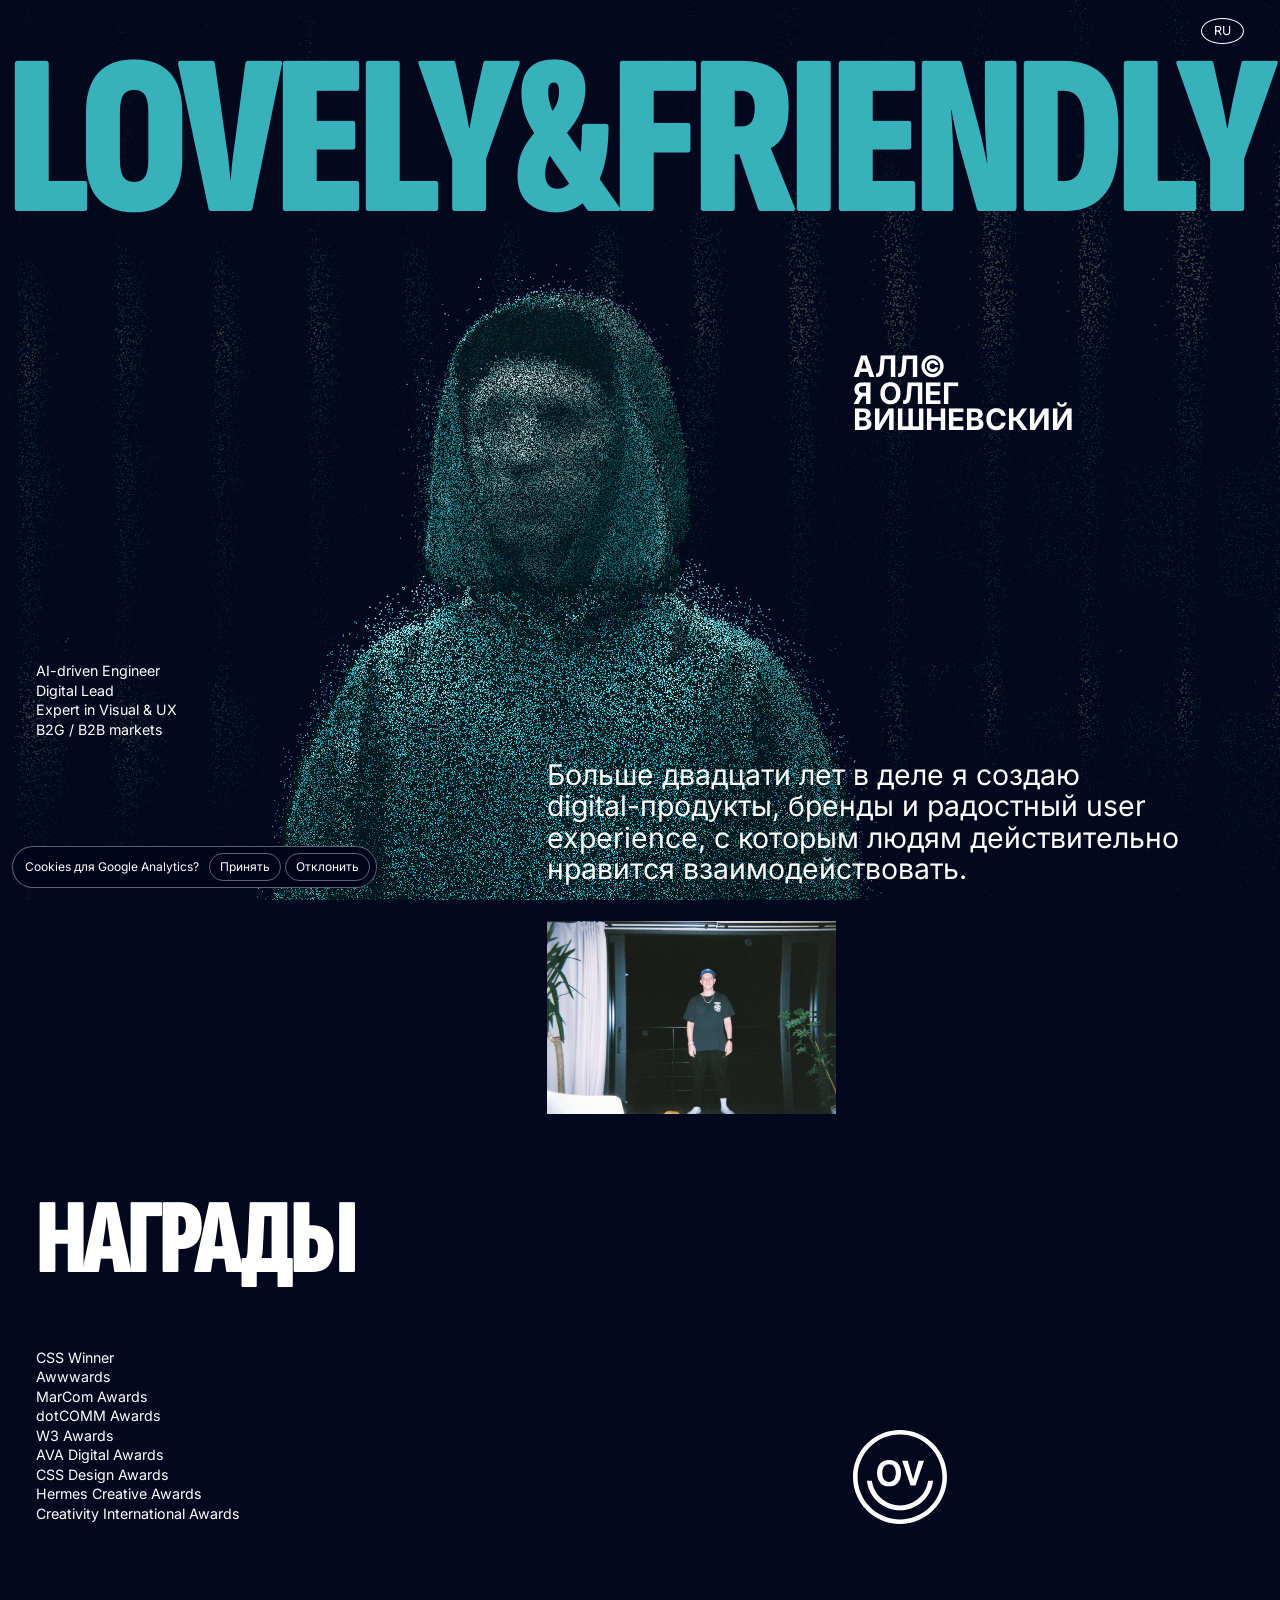
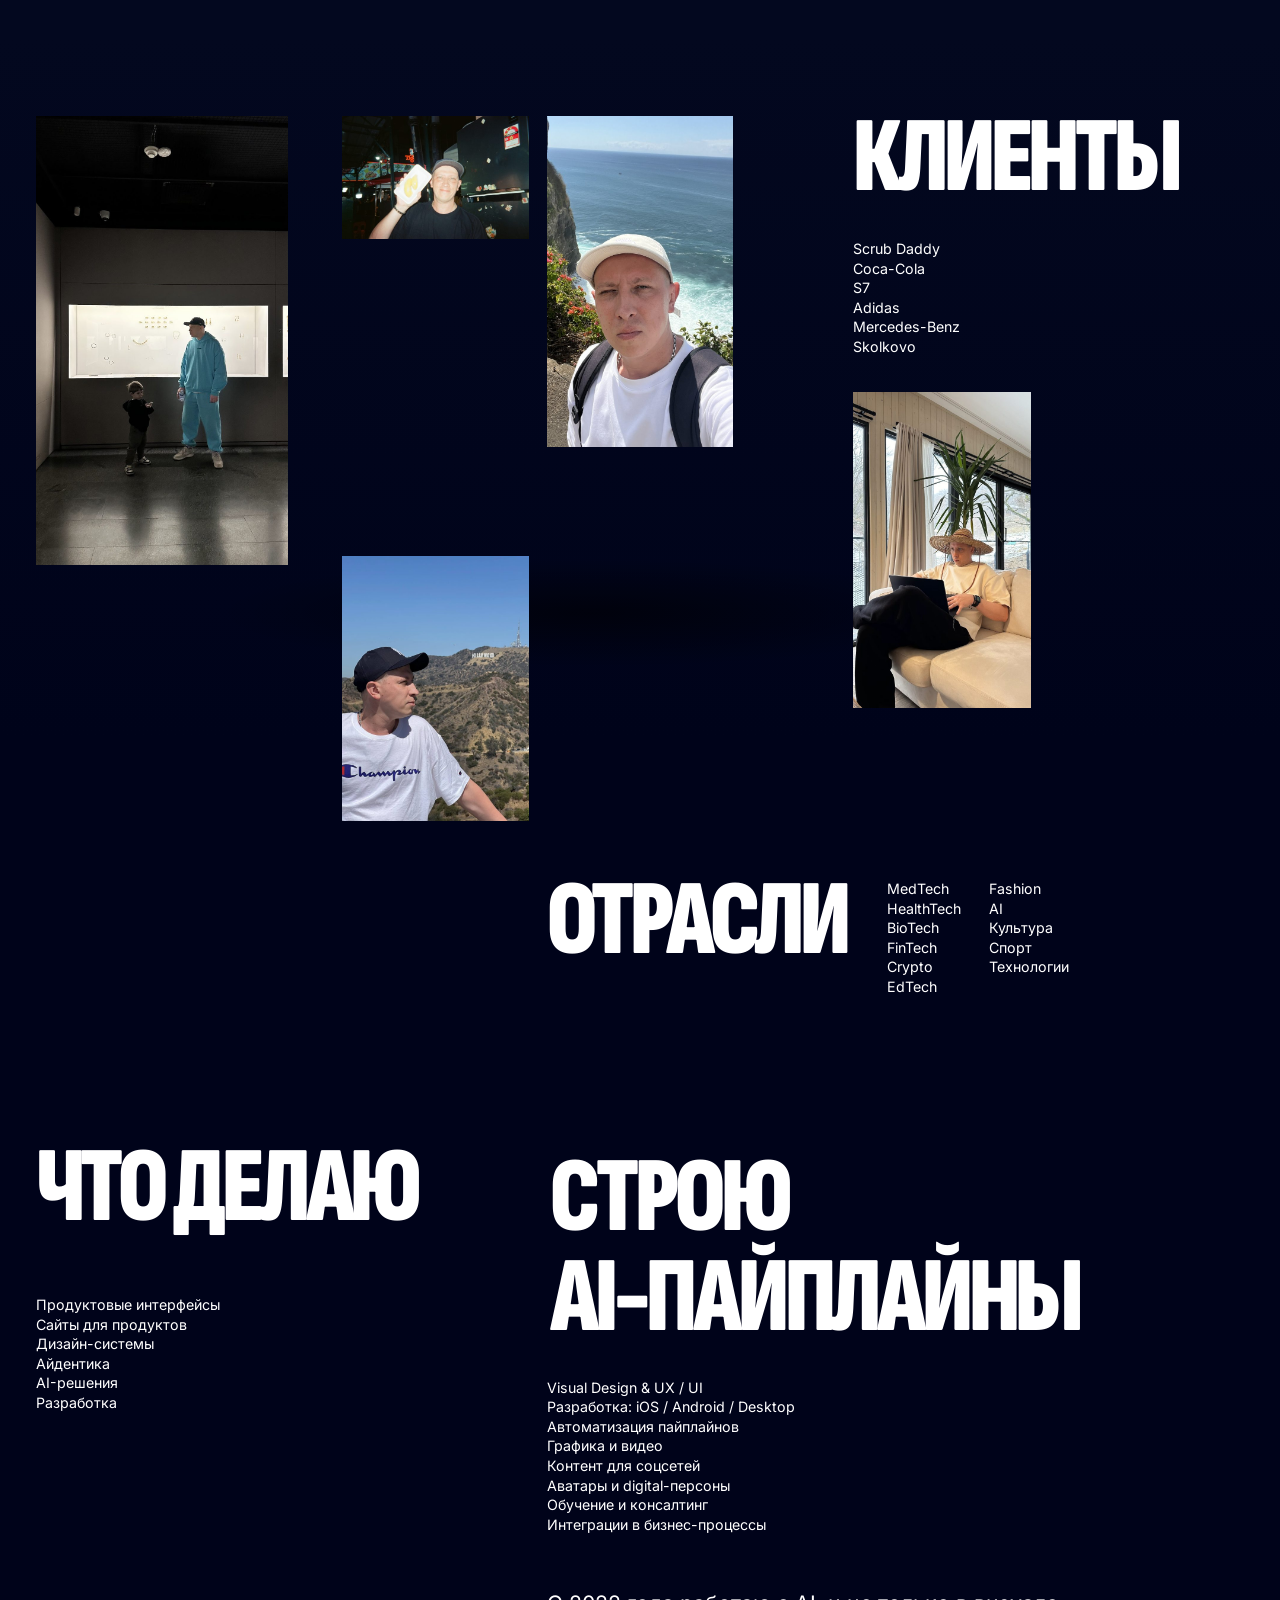
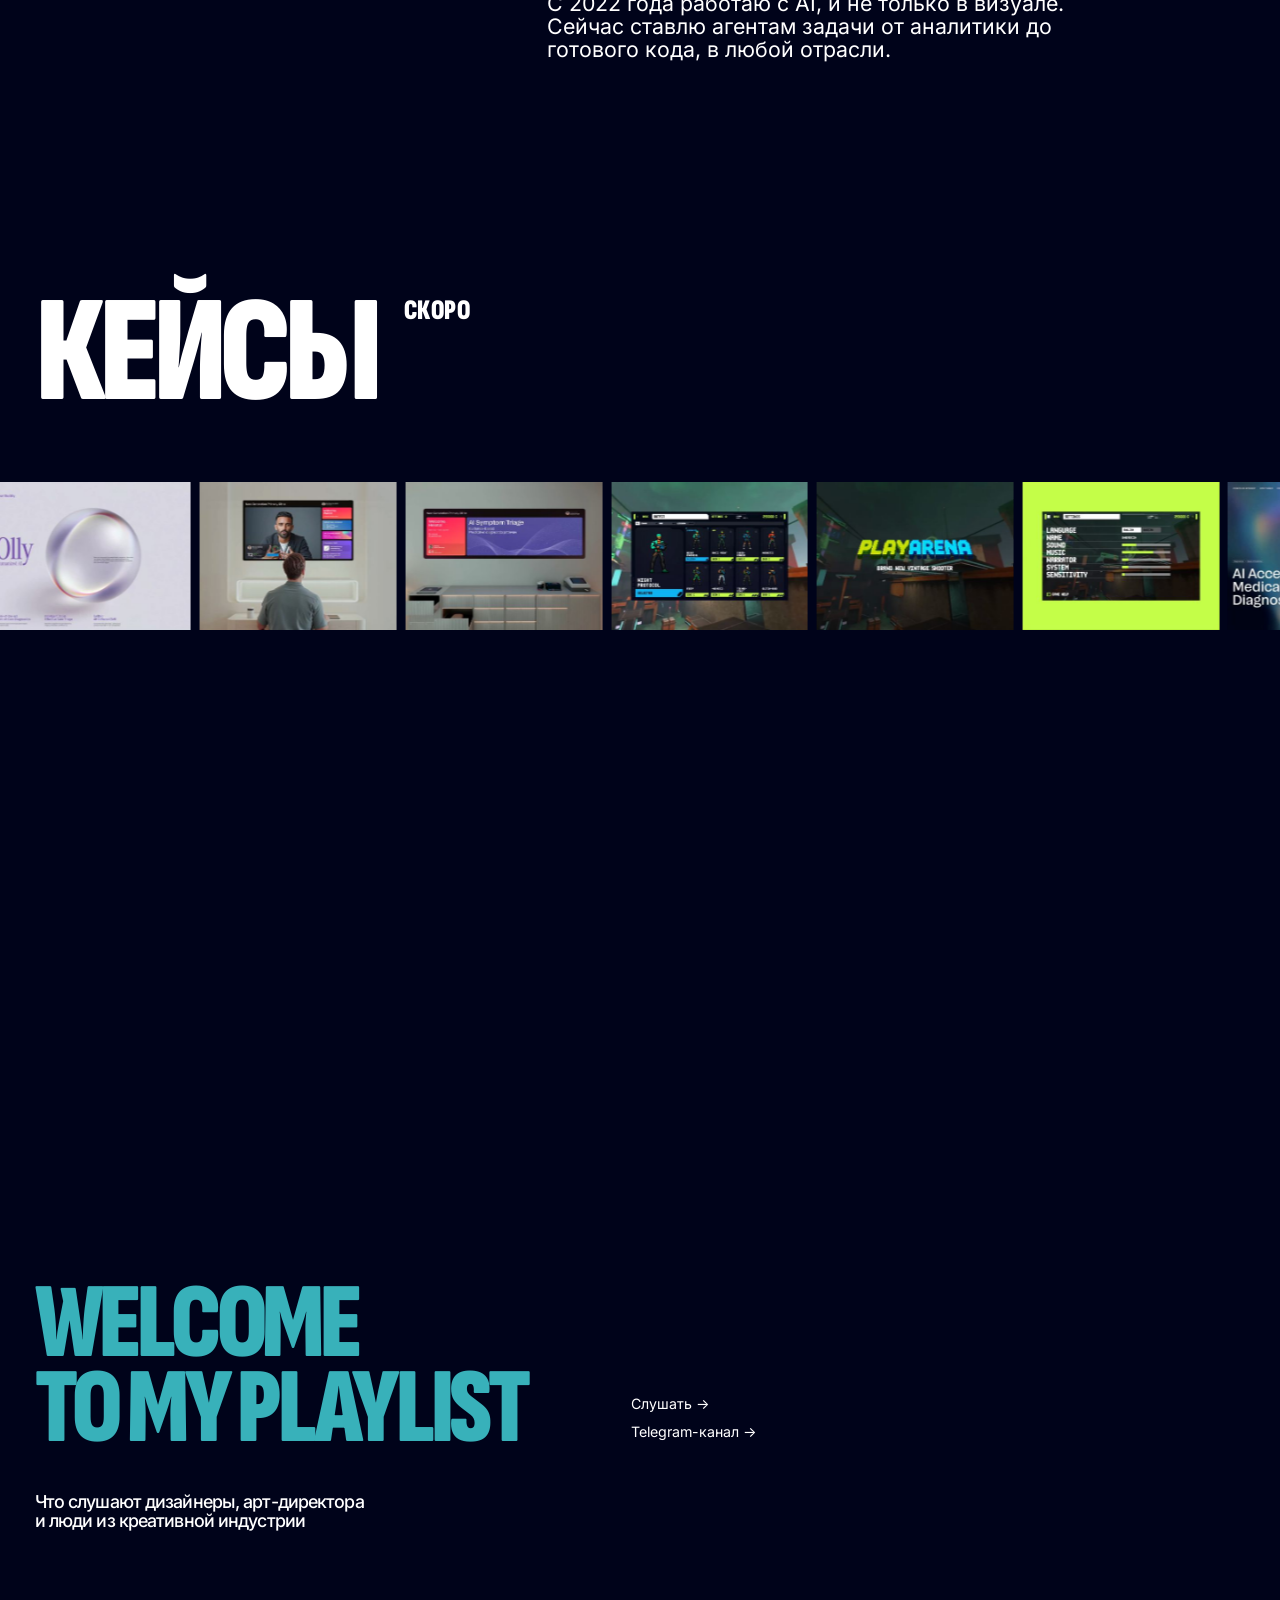
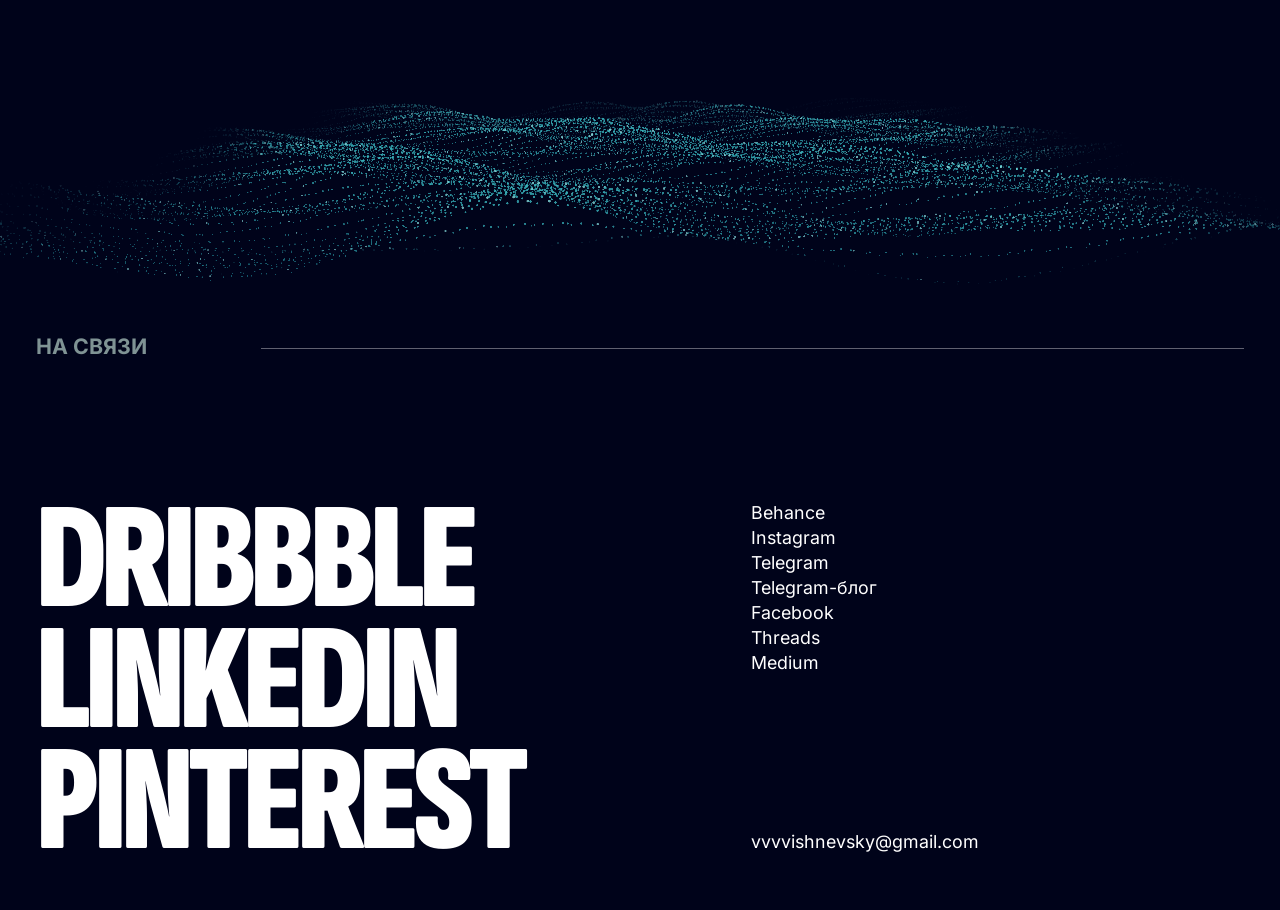
<file: ru/index.html>
<!doctype html>
<html lang="ru">
<head>
<meta charset="utf-8">
<meta name="viewport" content="width=device-width, initial-scale=1, viewport-fit=cover">
<title>Олег Вишневский — AI-инженер, Digital Lead, дизайн-директор</title>
<meta name="description" content="Олег Вишневский — AI-инженер и Digital Lead с опытом более 20 лет. Разрабатывает AI-пайплайны и решения, интерфейсы, сайты и дизайн-системы; работает с видео и UX." data-i18n-attr="content:meta_desc">
<meta name="author" content="Олег Вишневский">
<meta name="robots" content="index, follow, max-image-preview:large, max-snippet:-1">
<meta name="google-site-verification" content="D3kBv0czTdX3YhzQ9R6DdOJD-7GU9-3vS070gwM1a0I">
<meta name="yandex-verification" content="2d72ef0c0378927c">
<link rel="canonical" href="https://lovelyfriendly.com/ru/">
<link rel="alternate" hreflang="en" href="https://lovelyfriendly.com/">
<link rel="alternate" hreflang="ru" href="https://lovelyfriendly.com/ru/">
<link rel="alternate" hreflang="x-default" href="https://lovelyfriendly.com/">
<meta property="og:type" content="profile">
<meta property="og:site_name" content="Lovely&amp;Friendly">
<meta property="og:locale" content="ru_RU">
<meta property="og:locale:alternate" content="en_US">
<meta property="og:url" content="https://lovelyfriendly.com/ru/">
<meta property="og:title" content="Олег Вишневский — AI-инженер, Digital Lead, дизайн-директор">
<meta property="og:description" content="Олег Вишневский — AI-инженер и Digital Lead с опытом более 20 лет. Разрабатывает AI-пайплайны и решения, интерфейсы, сайты и дизайн-системы; работает с видео и UX.">
<meta property="og:image" content="https://lovelyfriendly.com/assets/og-ru-v30.png">
<meta property="og:image:type" content="image/png">
<meta property="og:image:width" content="1200">
<meta property="og:image:height" content="630">
<meta property="og:image:alt" content="Олег Вишневский — AI-инженер и Digital Lead. Превью портфолио.">
<meta property="profile:first_name" content="Олег">
<meta property="profile:last_name" content="Вишневский">
<meta name="twitter:card" content="summary_large_image">
<meta name="twitter:title" content="Олег Вишневский — AI-инженер, Digital Lead, дизайн-директор">
<meta name="twitter:description" content="Олег Вишневский — AI-инженер и Digital Lead с опытом более 20 лет. Разрабатывает AI-пайплайны и решения, интерфейсы, сайты и дизайн-системы; работает с видео и UX.">
<meta name="twitter:image" content="https://lovelyfriendly.com/assets/og-ru-v30.png">
<meta name="twitter:image:alt" content="Олег Вишневский — AI-инженер и Digital Lead. Превью портфолио.">
<meta name="theme-color" content="#00031a">
<meta name="color-scheme" content="dark">
<link rel="icon" href="/favicon.ico?v=7e43197b" sizes="32x32">
<link rel="icon" href="/favicon.svg?v=7e43197b" type="image/svg+xml">
<link rel="apple-touch-icon" href="/apple-touch-icon.png?v=7e43197b">
<link rel="manifest" href="/site.webmanifest?v=7e43197b">
<link rel="preload" href="/assets/fonts/sofia-sans-extra-condensed-latin-900-normal.woff2" as="font" type="font/woff2" crossorigin>
<link rel="preload" href="/assets/fonts/inter-latin-400-normal.woff2" as="font" type="font/woff2" crossorigin>
<link rel="preload" href="/assets/fonts/sofia-sans-extra-condensed-cyrillic-900-normal.woff2" as="font" type="font/woff2" crossorigin>
<link rel="preload" href="/assets/fonts/inter-cyrillic-400-normal.woff2" as="font" type="font/woff2" crossorigin>
<link rel="stylesheet" href="/css/style.css?v=59c81881">
<script data-3d="/js/figure-data.js?v=d6fe3db7 /js/wall-data.js?v=6cd84416 /js/figure.js?v=eb1f398d">
/* the figure: it starts only where a WebGL2 context really opens and the network is not a slow one; there its files start loading at once
   (as preloads; js/boot3d.js runs them) and the slot stays empty until the particles assemble. On a 3G line the wall is left out,
   on 2G or with Save-Data the three files are not loaded at all and the cut-out image of the figure stays */
(function (d, s) { if (!window.WebGL2RenderingContext || !('DecompressionStream' in window)) return;
  var c = navigator.connection || {}, net = c.effectiveType || '';
  if (c.saveData || net === 'slow-2g' || net === '2g') return;
  try { var gl = document.createElement('canvas').getContext('webgl2'); if (!gl) return; var x = gl.getExtension('WEBGL_lose_context'); if (x) x.loseContext(); } catch (e) { return; }
  var list = (s && s.getAttribute('data-3d') || '').split(' ').filter(function (u) { return u && !(net === '3g' && /wall-data/.test(u)); });
  d.classList.add('wants-3d'); window.__LF3D = list;
  list.forEach(function (u) { var l = document.createElement('link'); l.rel = 'preload'; l.as = 'script'; l.href = u;
    l.setAttribute('fetchpriority', /wall-data/.test(u) ? 'low' : 'high'); document.head.appendChild(l); }); })(document.documentElement, document.currentScript);
/* reveal guard: hidden states exist only with JS and without reduced motion; if js/site.js does not start in 3 s, everything is shown */
(function (d) { if (matchMedia('(prefers-reduced-motion: reduce)').matches) return; d.classList.add('rv'); setTimeout(function () { if (!d.classList.contains('rv-ready')) d.classList.add('rv-all'); }, 3000); })(document.documentElement);
</script>
<noscript><style>.lang__btn { opacity: 1; visibility: visible; transform: none; } .lang__btn:not([aria-current]) { transform: translateX(calc(var(--step) * -1)); } .pl__listen { display: none; }</style></noscript>
<script type="application/ld+json">
{
 "@context": "https://schema.org",
 "@graph": [
  {
   "@type": "WebSite",
   "@id": "https://lovelyfriendly.com/#website",
   "url": "https://lovelyfriendly.com/",
   "name": "Lovely&Friendly",
   "alternateName": [
    "Lovely & Friendly",
    "Oleg Vishnevsky"
   ],
   "inLanguage": [
    "en",
    "ru"
   ],
   "publisher": {
    "@id": "https://lovelyfriendly.com/#person"
   }
  },
  {
   "@type": "ProfilePage",
   "@id": "https://lovelyfriendly.com/ru/#webpage",
   "url": "https://lovelyfriendly.com/ru/",
   "name": "Олег Вишневский — AI-инженер, Digital Lead, дизайн-директор",
   "description": "Олег Вишневский — AI-инженер и Digital Lead с опытом более 20 лет. Разрабатывает AI-пайплайны и решения, интерфейсы, сайты и дизайн-системы; работает с видео и UX.",
   "inLanguage": "ru",
   "isPartOf": {
    "@id": "https://lovelyfriendly.com/#website"
   },
   "about": {
    "@id": "https://lovelyfriendly.com/#person"
   },
   "mainEntity": {
    "@id": "https://lovelyfriendly.com/#person"
   },
   "primaryImageOfPage": {
    "@type": "ImageObject",
    "url": "https://lovelyfriendly.com/assets/og-ru-v30.png",
    "width": 1200,
    "height": 630
   }
  },
  {
   "@type": "Person",
   "@id": "https://lovelyfriendly.com/#person",
   "name": "Oleg Vishnevsky",
   "alternateName": [
    "Олег Вишневский"
   ],
   "givenName": "Oleg",
   "familyName": "Vishnevsky",
   "url": "https://lovelyfriendly.com/",
   "image": {
    "@type": "ImageObject",
    "url": "https://lovelyfriendly.com/assets/p-flash.jpg",
    "width": 975,
    "height": 650
   },
   "jobTitle": "AI-инженер",
   "hasOccupation": [
    {
     "@type": "Occupation",
     "name": "AI-инженер"
    },
    {
     "@type": "Occupation",
     "name": "Digital Lead"
    },
    {
     "@type": "Occupation",
     "name": "Дизайн-директор"
    }
   ],
   "description": "Олег Вишневский — AI-инженер и Digital Lead с опытом более 20 лет. Разрабатывает AI-пайплайны и решения, интерфейсы, сайты и дизайн-системы; работает с видео и UX.",
   "knowsAbout": [
    "AI-пайплайны",
    "AI-решения",
    "Работа с AI-агентами",
    "Разработка ПО",
    "Цифровые продукты",
    "UX-дизайн",
    "Визуальный дизайн",
    "AI-видео",
    "Арт-дирекшн"
   ],
   "knowsLanguage": [
    "en",
    "ru"
   ],
   "homeLocation": {
    "@type": "Place",
    "address": {
     "@type": "PostalAddress",
     "addressLocality": "Tbilisi",
     "addressCountry": "GE"
    }
   },
   "worksFor": {
    "@type": "Organization",
    "name": "Lovely&Friendly",
    "url": "https://lovelyfriendly.com/"
   },
   "award": [
    "CSS Winner",
    "Awwwards",
    "MarCom Awards",
    "dotCOMM Awards",
    "W3 Awards",
    "AVA Digital Awards",
    "CSS Design Awards",
    "Hermes Creative Awards",
    "Creativity International Awards"
   ],
   "sameAs": [
    "https://dribbble.com/vishnevsky",
    "https://www.linkedin.com/in/olegvishnevsky/",
    "https://www.pinterest.com/vishnevsky/",
    "https://www.behance.net/olegvishnevsky",
    "https://www.instagram.com/vishnevsky",
    "https://t.me/olegvishnevsky",
    "https://t.me/lovelyandfriendly",
    "https://www.facebook.com/olegvishnevsky",
    "https://www.threads.com/@vishnevsky",
    "https://medium.com/@vishnevsky"
   ]
  }
 ]
}
</script>
</head>
<body>
<a class="skip" data-i18n="skip" href="#contact">Перейти к контактам</a>

<!-- 3D layer: fixed to the viewport, draws the particle wall and the figure into the rect of [data-figure-slot] -->
<canvas id="figure-canvas" aria-hidden="true"></canvas>

<!-- Language: one pill is shown; a click slides the other language out to the left, a click on it swaps them.
     The pills are links to the two pages (/ and /ru/), so the switch also works without JavaScript and for search engines. -->
<nav class="lang" data-lang="ru" data-urls="1" data-i18n-attr="aria-label:lang_label" aria-label="Язык">
  <a class="lang__btn lang__btn--ru" href="/ru/" hreflang="ru" lang="ru" data-set-lang="ru" aria-label="Русский — RU" aria-current="true" aria-expanded="false">RU</a>
  <a class="lang__btn lang__btn--en" href="/" hreflang="en" lang="en" data-set-lang="en" aria-label="English — EN">EN</a>
</nav>

<div class="page" id="top">
  <div class="plate" aria-hidden="true"></div>

  <div class="figure-slot" data-figure-slot role="img" data-i18n-attr="aria-label:fig_alt" aria-label="Олег Вишневский в бирюзовом худи — интерактивная 3D-фигура из частиц">
    <span class="figure-shadow" aria-hidden="true"></span>
    <!-- the cut-out is a CSS background requested only if the 3D figure cannot run -->
  </div>

  <main class="poster">

    <section class="hero">
      <!-- the visible title is the brand; the heading of the page for search engines and screen readers is the line with the name -->
      <p class="display display--xl title" lang="en"><span class="title__fit" data-fit-title data-i18n="title" data-rv="chars">lovely&amp;friendly</span></p>
      <h1 class="hello" data-i18n="hello" data-rv="lines" aria-label="Алло, я Олег Вишневский" data-i18n-attr="aria-label:hello_label">Алл©<br>Я Олег<br>Вишневский</h1>
      <ul class="list roles" data-i18n="roles" data-rv="rows" lang="en"><li>AI-driven Engineer</li><li>Digital Lead</li><li>Expert in Visual &amp; UX</li><li>B2G / B2B markets</li></ul>
      <p class="lead" data-i18n="lead" data-rv="lines">Больше двадцати лет в деле я создаю<br>digital-продукты, бренды и радостный user experience, с которым людям действительно нравится взаимодействовать.</p>
      <figure class="ph ph--flash" data-rv="photo"><img src="/assets/p-flash.jpg" width="975" height="650" alt="Олег Вишневский в синей кепке и черной футболке, ночной снимок в полный рост со вспышкой" data-i18n-attr="alt:alt_flash" decoding="sync" draggable="false"></figure>
    </section>

    <section class="awards">
      <h2 class="display display--l awards__h" data-i18n="awards_h" data-rv="chars">Награды</h2>
      <ul class="list awards__list" data-i18n="awards" data-rv="rows" lang="en"><li>CSS Winner</li><li>Awwwards</li><li>MarCom Awards</li><li>dotCOMM Awards</li><li>W3 Awards</li><li>AVA Digital Awards</li><li>CSS Design Awards</li><li>Hermes Creative Awards</li><li>Creativity International Awards</li></ul>
      <span class="badge" data-rv="badge" aria-hidden="true"><img src="/assets/badge.svg" alt="" width="106" height="106" decoding="async" draggable="false"></span>
    </section>

    <section class="clients">
      <figure class="ph ph--museum" data-rv="photo"><img src="/assets/p-museum.jpg" width="852" height="1515" alt="Олег Вишневский в бирюзовом костюме и ребенок у освещенной музейной витрины" data-i18n-attr="alt:alt_museum" loading="lazy" decoding="sync" draggable="false"></figure>
      <figure class="ph ph--card" data-rv="photo"><img src="/assets/p-card.jpg" width="630" height="418" alt="Олег Вишневский в кепке улыбается и показывает лоток с уличной едой на ночном рынке" data-i18n-attr="alt:alt_card" loading="lazy" decoding="sync" draggable="false"></figure>
      <figure class="ph ph--sea" data-rv="photo"><img src="/assets/p-sea.jpg" width="630" height="1120" alt="Олег Вишневский, селфи в белой кепке на скале над океаном" data-i18n-attr="alt:alt_sea" loading="lazy" decoding="sync" draggable="false"></figure>
      <figure class="ph ph--hills" data-rv="photo"><img src="/assets/p-new.jpg" width="630" height="1120" alt="Олег Вишневский в кепке на фоне холмов со знаком Hollywood" data-i18n-attr="alt:alt_hills" loading="lazy" decoding="sync" draggable="false"></figure>
      <h2 class="display display--l clients__h" data-i18n="clients_h" data-rv="chars">Клиенты</h2>
      <ul class="list clients__list" data-i18n="clients" data-rv="rows" lang="en"><li>Scrub Daddy</li><li>Coca-Cola</li><li>S7</li><li>Adidas</li><li>Mercedes-Benz</li><li>Skolkovo</li></ul>
      <figure class="ph ph--sofa" data-rv="photo"><img src="/assets/p-sofa.jpg" width="600" height="1067" alt="Олег Вишневский в соломенной шляпе работает за ноутбуком на диване" data-i18n-attr="alt:alt_sofa" loading="lazy" decoding="sync" draggable="false"></figure>
    </section>

    <section class="work">
      <h2 class="display display--l ind__h" data-i18n="ind_h" data-rv="chars">отрасли</h2>
      <ul class="list ind__a" data-i18n="ind_a" data-rv="rows" lang="en"><li>MedTech</li><li>HealthTech</li><li>BioTech</li><li>FinTech</li><li>Crypto</li><li>EdTech</li></ul>
      <ul class="list ind__b" data-i18n="ind_b" data-rv="rows"><li>Fashion</li><li>AI</li><li>Культура</li><li>Спорт</li><li>Технологии</li></ul>
      <h2 class="display display--l focus__h" data-i18n="focus_h" data-rv="chars">что делаю</h2>
      <ul class="list focus__list" data-i18n="focus" data-rv="rows"><li>Продуктовые интерфейсы</li><li>Сайты для продуктов</li><li>Дизайн-системы</li><li>Айдентика</li><li>AI-решения</li><li>Разработка</li></ul>
      <h2 class="display display--l ai__h" data-i18n="ai_h" data-rv="chars">строю<br>AI-пайплайны</h2>
      <ul class="list ai__list" data-i18n="ai" data-rv="rows"><li>Visual Design &amp; UX / UI</li><li>Разработка: iOS / Android / Desktop</li><li>Автоматизация пайплайнов</li><li>Графика и видео</li><li>Контент для соцсетей</li><li>Аватары и digital-персоны</li><li>Обучение и консалтинг</li><li>Интеграции в бизнес-процессы</li></ul>
      <p class="ai__text" data-i18n="ai_text" data-rv="lines">С 2022 года работаю с AI, и не только в визуале. Сейчас ставлю агентам задачи от аналитики до готового кода, в любой отрасли.</p>
    </section>

    <section class="cases">
      <h2 class="display display--xxl cases__h" data-i18n="cases_h" data-rv="chars">кейсы</h2>
      <p class="display cases__soon" data-i18n="cases_soon" data-rv="chars">скоро</p>
      <div class="feed" data-feed role="group" data-i18n-attr="aria-label:feed_label" aria-label="Кейсы: 62 работы Олега Вишневского с Dribbble">
        <div class="feed__track">
        <img class="feed__item" style="--w:224.41" data-n="01" data-video="1" src="/assets/cases/01.jpg" width="449" height="332" alt="Humanised AI Brand Identity Design" lang="en" loading="lazy" decoding="async" draggable="false">
        <img class="feed__item" style="--w:221.33" data-n="02" data-video="1" src="/assets/cases/02.jpg" width="443" height="332" alt="Mobile Medical POD Interface" lang="en" loading="lazy" decoding="async" draggable="false">
        <img class="feed__item" style="--w:221.33" data-n="03" data-video="1" src="/assets/cases/03.jpg" width="443" height="332" alt="Clinic TV Desktop Interface" lang="en" loading="lazy" decoding="async" draggable="false">
        <img class="feed__item" style="--w:221.33" data-n="04" data-video="1" src="/assets/cases/04.jpg" width="443" height="332" alt="Interface Design for Online Game" lang="en" loading="lazy" decoding="async" draggable="false">
        <img class="feed__item" style="--w:221.33" data-n="05" data-video="1" src="/assets/cases/05.jpg" width="443" height="332" alt="Logo for Online Shooter Game" lang="en" loading="lazy" decoding="async" draggable="false">
        <img class="feed__item" style="--w:221.33" data-n="06" data-video="1" src="/assets/cases/06.jpg" width="443" height="332" alt="Settings UI for Online Game" lang="en" loading="lazy" decoding="async" draggable="false">
        <img class="feed__item" style="--w:221.95" data-n="07" data-video="1" src="/assets/cases/07.jpg" width="444" height="332" alt="AI Accelerates Medical Diagnostics Website" lang="en" loading="lazy" decoding="async" draggable="false">
        <img class="feed__item" style="--w:235.61" data-n="08" src="/assets/cases/08.jpg" width="471" height="332" alt="Health Station with integrated devices" lang="en" loading="lazy" decoding="async" draggable="false">
        <img class="feed__item" style="--w:235.56" data-n="09" src="/assets/cases/09.jpg" width="471" height="332" alt="ADME — Medical Mobile Device Health Station" lang="en" loading="lazy" decoding="async" draggable="false">
        <img class="feed__item" style="--w:235.56" data-n="10" src="/assets/cases/10.jpg" width="471" height="332" alt="ADME — Keyvisuals primary-care platform, 3D Editorial style" lang="en" loading="lazy" decoding="async" draggable="false">
        <img class="feed__item" style="--w:262.83" data-n="11" data-video="1" src="/assets/cases/11.jpg" width="526" height="332" alt="Editorial portfolio layout" lang="en" loading="lazy" decoding="async" draggable="false">
        <img class="feed__item" style="--w:261.91" data-n="12" data-video="1" src="/assets/cases/12.jpg" width="524" height="332" alt="Website Portfolio Editorial Design" lang="en" loading="lazy" decoding="async" draggable="false">
        <img class="feed__item" style="--w:221.33" data-n="13" data-video="1" src="/assets/cases/13.jpg" width="443" height="332" alt="Branding for an e-commerce sleep accessories store" lang="en" loading="lazy" decoding="async" draggable="false">
        <img class="feed__item" style="--w:221.33" data-n="14" data-video="1" src="/assets/cases/14.jpg" width="443" height="332" alt="Musical-Event Visual Narrative" lang="en" loading="lazy" decoding="async" draggable="false">
        <img class="feed__item" style="--w:235.56" data-n="15" data-video="1" src="/assets/cases/15.jpg" width="471" height="332" alt="Main Page Web Design Concept" lang="en" loading="lazy" decoding="async" draggable="false">
        <img class="feed__item" style="--w:235.56" data-n="16" src="/assets/cases/16.jpg" width="471" height="332" alt="Beach Goth Greelz. Totally Overhyped Streetwear Brand" lang="en" loading="lazy" decoding="async" draggable="false">
        <img class="feed__item" style="--w:236.25" data-n="17" data-video="1" src="/assets/cases/17.jpg" width="472" height="332" alt="Artdirector Website Backstage" lang="en" loading="lazy" decoding="async" draggable="false">
        <img class="feed__item" style="--w:235.47" data-n="18" data-video="1" src="/assets/cases/18.jpg" width="471" height="332" alt="AI-Technologies Transforming Healthcare Right Now" lang="en" loading="lazy" decoding="async" draggable="false">
        <img class="feed__item" style="--w:235.56" data-n="19" data-video="1" src="/assets/cases/19.jpg" width="471" height="332" alt="Healthcare AI Website Design" lang="en" loading="lazy" decoding="async" draggable="false">
        <img class="feed__item" style="--w:235.56" data-n="20" data-video="1" src="/assets/cases/20.jpg" width="471" height="332" alt="Healthcare AI Website Design — Carenova" lang="en" loading="lazy" decoding="async" draggable="false">
        <img class="feed__item" style="--w:221.33" data-n="21" data-video="1" src="/assets/cases/21.jpg" width="443" height="332" alt="Metal-Style Typography Logo Collection" lang="en" loading="lazy" decoding="async" draggable="false">
        <img class="feed__item" style="--w:221.33" data-n="22" data-video="1" src="/assets/cases/22.jpg" width="443" height="332" alt="Mobile Website Design SVORA" lang="en" loading="lazy" decoding="async" draggable="false">
        <img class="feed__item" style="--w:221.33" data-n="23" data-video="1" src="/assets/cases/23.jpg" width="443" height="332" alt="Website Design For Private Underground Event" lang="en" loading="lazy" decoding="async" draggable="false">
        <img class="feed__item" style="--w:221.33" data-n="24" data-video="1" src="/assets/cases/24.jpg" width="443" height="332" alt="SVORA Visual Identity Of Private Underground Parties" lang="en" loading="lazy" decoding="async" draggable="false">
        <img class="feed__item" style="--w:235.56" data-n="25" src="/assets/cases/25.jpg" width="471" height="332" alt="Marine Mammals of Kamchatka Editorial Illustrations Design" lang="en" loading="lazy" decoding="async" draggable="false">
        <img class="feed__item" style="--w:235.56" data-n="26" src="/assets/cases/26.jpg" width="471" height="332" alt="Marine Mammals of Kamchatka Encyclopedia Illustrations" lang="en" loading="lazy" decoding="async" draggable="false">
        <img class="feed__item" style="--w:235.56" data-n="27" src="/assets/cases/27.jpg" width="471" height="332" alt="Marine Mammals of Kamchatka Illustrations" lang="en" loading="lazy" decoding="async" draggable="false">
        <img class="feed__item" style="--w:221.33" data-n="28" data-video="1" src="/assets/cases/28.jpg" width="443" height="332" alt="Liquid Metal Personal Branding" lang="en" loading="lazy" decoding="async" draggable="false">
        <img class="feed__item" style="--w:265.6" data-n="29" data-video="1" src="/assets/cases/29.jpg" width="531" height="332" alt="Personal Branding Concept" lang="en" loading="lazy" decoding="async" draggable="false">
        <img class="feed__item" style="--w:265.6" data-n="30" data-video="1" src="/assets/cases/30.jpg" width="531" height="332" alt="Digital portfolio concept" lang="en" loading="lazy" decoding="async" draggable="false">
        <img class="feed__item" style="--w:235.48" data-n="31" src="/assets/cases/31.jpg" width="471" height="332" alt="Website Design Concept Gallery" lang="en" loading="lazy" decoding="async" draggable="false">
        <img class="feed__item" style="--w:235.56" data-n="32" src="/assets/cases/32.jpg" width="471" height="332" alt="Selected Works Website Design" lang="en" loading="lazy" decoding="async" draggable="false">
        <img class="feed__item" style="--w:221.33" data-n="33" data-video="1" src="/assets/cases/33.jpg" width="443" height="332" alt="06 Item, 3D Identity" lang="en" loading="lazy" decoding="async" draggable="false">
        <img class="feed__item" style="--w:221.33" data-n="34" data-video="1" src="/assets/cases/34.jpg" width="443" height="332" alt="01 Item, 3D branding" lang="en" loading="lazy" decoding="async" draggable="false">
        <img class="feed__item" style="--w:221.33" data-n="35" data-video="1" src="/assets/cases/35.jpg" width="443" height="332" alt="02 Item, 3D logotype" lang="en" loading="lazy" decoding="async" draggable="false">
        <img class="feed__item" style="--w:221.33" data-n="36" data-video="1" src="/assets/cases/36.jpg" width="443" height="332" alt="03 Item, 3D Spline logo" lang="en" loading="lazy" decoding="async" draggable="false">
        <img class="feed__item" style="--w:221.33" data-n="37" data-video="1" src="/assets/cases/37.jpg" width="443" height="332" alt="04 Item, 3D Identity" lang="en" loading="lazy" decoding="async" draggable="false">
        <img class="feed__item" style="--w:221.33" data-n="38" data-video="1" src="/assets/cases/38.jpg" width="443" height="332" alt="05 Item, 3D logo animation" lang="en" loading="lazy" decoding="async" draggable="false">
        <img class="feed__item" style="--w:235.56" data-n="39" src="/assets/cases/39.jpg" width="471" height="332" alt="Beach Goth E-commerce website" lang="en" loading="lazy" decoding="async" draggable="false">
        <img class="feed__item" style="--w:221.33" data-n="40" data-video="1" src="/assets/cases/40.jpg" width="443" height="332" alt="Beer Can Design — Beach Goth" lang="en" loading="lazy" decoding="async" draggable="false">
        <img class="feed__item" style="--w:235.56" data-n="41" src="/assets/cases/41.jpg" width="471" height="332" alt="Mobile Website Design — Beach Goth" lang="en" loading="lazy" decoding="async" draggable="false">
        <img class="feed__item" style="--w:221.33" data-n="42" data-video="1" src="/assets/cases/42.jpg" width="443" height="332" alt="Surfing board — Beach Goth" lang="en" loading="lazy" decoding="async" draggable="false">
        <img class="feed__item" style="--w:221.33" data-n="43" data-video="1" src="/assets/cases/43.jpg" width="443" height="332" alt="Wetsuit For Deadly Cute — Beach Goth" lang="en" loading="lazy" decoding="async" draggable="false">
        <img class="feed__item" style="--w:235.56" data-n="44" src="/assets/cases/44.jpg" width="471" height="332" alt="Beach Goth Mask &amp; Sunglasses — Dark side of vacation" lang="en" loading="lazy" decoding="async" draggable="false">
        <img class="feed__item" style="--w:221.33" data-n="45" data-video="1" src="/assets/cases/45.jpg" width="443" height="332" alt="Beach Goth — Ghoul Shroud" lang="en" loading="lazy" decoding="async" draggable="false">
        <img class="feed__item" style="--w:221.33" data-n="46" data-video="1" src="/assets/cases/46.jpg" width="443" height="332" alt="Wine Glasses — Beach Goth Child of the Night" lang="en" loading="lazy" decoding="async" draggable="false">
        <img class="feed__item" style="--w:235.56" data-n="47" src="/assets/cases/47.jpg" width="471" height="332" alt="Christmas toys — Happy Unholidays!" lang="en" loading="lazy" decoding="async" draggable="false">
        <img class="feed__item" style="--w:227.66" data-n="48" src="/assets/cases/48.jpg" width="455" height="332" alt="Words as Design: Crushing Toxic Narratives" lang="en" loading="lazy" decoding="async" draggable="false">
        <img class="feed__item" style="--w:227.66" data-n="49" src="/assets/cases/49.jpg" width="455" height="332" alt="Transforming Toxicity: A Visual Art Series" lang="en" loading="lazy" decoding="async" draggable="false">
        <img class="feed__item" style="--w:227.66" data-n="50" src="/assets/cases/50.jpg" width="455" height="332" alt="Visual Series on Toxic Words: Art Meets Healing" lang="en" loading="lazy" decoding="async" draggable="false">
        <img class="feed__item" style="--w:227.66" data-n="51" src="/assets/cases/51.jpg" width="455" height="332" alt="Breaking Labels: A Contemporary Branding Exploration" lang="en" loading="lazy" decoding="async" draggable="false">
        <img class="feed__item" style="--w:227.66" data-n="52" src="/assets/cases/52.jpg" width="455" height="332" alt="Visual Series on Toxic Words: Art Meets Healing" lang="en" loading="lazy" decoding="async" draggable="false">
        <img class="feed__item" style="--w:221.36" data-n="53" src="/assets/cases/53.jpg" width="443" height="332" alt="3D Branding for White Label Studio" lang="en" loading="lazy" decoding="async" draggable="false">
        <img class="feed__item" style="--w:221.36" data-n="54" src="/assets/cases/54.jpg" width="443" height="332" alt="3D Branding for White Label Studio" lang="en" loading="lazy" decoding="async" draggable="false">
        <img class="feed__item" style="--w:283.12" data-n="55" data-video="1" src="/assets/cases/55.jpg" width="566" height="332" alt="Pharmaceutical Solutions &amp; Medical Supplies" lang="en" loading="lazy" decoding="async" draggable="false">
        <img class="feed__item" style="--w:283.3" data-n="56" data-video="1" src="/assets/cases/56.jpg" width="567" height="332" alt="Contact form Webdesign" lang="en" loading="lazy" decoding="async" draggable="false">
        <img class="feed__item" style="--w:283.3" data-n="57" data-video="1" src="/assets/cases/57.jpg" width="567" height="332" alt="Website for Laboratory service company" lang="en" loading="lazy" decoding="async" draggable="false">
        <img class="feed__item" style="--w:221.33" data-n="58" data-video="1" src="/assets/cases/58.jpg" width="443" height="332" alt="Tribute to Takeshi Kitano and His Film &#x27;Brother&#x27;" lang="en" loading="lazy" decoding="async" draggable="false">
        <img class="feed__item" style="--w:221.33" data-n="59" data-video="1" src="/assets/cases/59.jpg" width="443" height="332" alt="Capsule collection inspired by Takeshi Kitano" lang="en" loading="lazy" decoding="async" draggable="false">
        <img class="feed__item" style="--w:221.33" data-n="60" data-video="1" src="/assets/cases/60.jpg" width="443" height="332" alt="Morning and evening trees" lang="en" loading="lazy" decoding="async" draggable="false">
        <img class="feed__item" style="--w:221.33" data-n="61" src="/assets/cases/61.jpg" width="443" height="332" alt="Illustration for simulation of enterprise management" lang="en" loading="lazy" decoding="async" draggable="false">
        <img class="feed__item" style="--w:221.33" data-n="62" src="/assets/cases/62.jpg" width="443" height="332" alt="Illustration for simulation of enterprise management" lang="en" loading="lazy" decoding="async" draggable="false">
        <!-- loop copy -->
        <img class="feed__item" style="--w:224.41" data-n="01" data-video="1" src="/assets/cases/01.jpg" width="449" height="332" alt="" aria-hidden="true" loading="lazy" decoding="async" draggable="false">
        <img class="feed__item" style="--w:221.33" data-n="02" data-video="1" src="/assets/cases/02.jpg" width="443" height="332" alt="" aria-hidden="true" loading="lazy" decoding="async" draggable="false">
        <img class="feed__item" style="--w:221.33" data-n="03" data-video="1" src="/assets/cases/03.jpg" width="443" height="332" alt="" aria-hidden="true" loading="lazy" decoding="async" draggable="false">
        <img class="feed__item" style="--w:221.33" data-n="04" data-video="1" src="/assets/cases/04.jpg" width="443" height="332" alt="" aria-hidden="true" loading="lazy" decoding="async" draggable="false">
        <img class="feed__item" style="--w:221.33" data-n="05" data-video="1" src="/assets/cases/05.jpg" width="443" height="332" alt="" aria-hidden="true" loading="lazy" decoding="async" draggable="false">
        <img class="feed__item" style="--w:221.33" data-n="06" data-video="1" src="/assets/cases/06.jpg" width="443" height="332" alt="" aria-hidden="true" loading="lazy" decoding="async" draggable="false">
        <img class="feed__item" style="--w:221.95" data-n="07" data-video="1" src="/assets/cases/07.jpg" width="444" height="332" alt="" aria-hidden="true" loading="lazy" decoding="async" draggable="false">
        <img class="feed__item" style="--w:235.61" data-n="08" src="/assets/cases/08.jpg" width="471" height="332" alt="" aria-hidden="true" loading="lazy" decoding="async" draggable="false">
        <img class="feed__item" style="--w:235.56" data-n="09" src="/assets/cases/09.jpg" width="471" height="332" alt="" aria-hidden="true" loading="lazy" decoding="async" draggable="false">
        <img class="feed__item" style="--w:235.56" data-n="10" src="/assets/cases/10.jpg" width="471" height="332" alt="" aria-hidden="true" loading="lazy" decoding="async" draggable="false">
        <img class="feed__item" style="--w:262.83" data-n="11" data-video="1" src="/assets/cases/11.jpg" width="526" height="332" alt="" aria-hidden="true" loading="lazy" decoding="async" draggable="false">
        <img class="feed__item" style="--w:261.91" data-n="12" data-video="1" src="/assets/cases/12.jpg" width="524" height="332" alt="" aria-hidden="true" loading="lazy" decoding="async" draggable="false">
        <img class="feed__item" style="--w:221.33" data-n="13" data-video="1" src="/assets/cases/13.jpg" width="443" height="332" alt="" aria-hidden="true" loading="lazy" decoding="async" draggable="false">
        <img class="feed__item" style="--w:221.33" data-n="14" data-video="1" src="/assets/cases/14.jpg" width="443" height="332" alt="" aria-hidden="true" loading="lazy" decoding="async" draggable="false">
        <img class="feed__item" style="--w:235.56" data-n="15" data-video="1" src="/assets/cases/15.jpg" width="471" height="332" alt="" aria-hidden="true" loading="lazy" decoding="async" draggable="false">
        <img class="feed__item" style="--w:235.56" data-n="16" src="/assets/cases/16.jpg" width="471" height="332" alt="" aria-hidden="true" loading="lazy" decoding="async" draggable="false">
        <img class="feed__item" style="--w:236.25" data-n="17" data-video="1" src="/assets/cases/17.jpg" width="472" height="332" alt="" aria-hidden="true" loading="lazy" decoding="async" draggable="false">
        <img class="feed__item" style="--w:235.47" data-n="18" data-video="1" src="/assets/cases/18.jpg" width="471" height="332" alt="" aria-hidden="true" loading="lazy" decoding="async" draggable="false">
        <img class="feed__item" style="--w:235.56" data-n="19" data-video="1" src="/assets/cases/19.jpg" width="471" height="332" alt="" aria-hidden="true" loading="lazy" decoding="async" draggable="false">
        <img class="feed__item" style="--w:235.56" data-n="20" data-video="1" src="/assets/cases/20.jpg" width="471" height="332" alt="" aria-hidden="true" loading="lazy" decoding="async" draggable="false">
        <img class="feed__item" style="--w:221.33" data-n="21" data-video="1" src="/assets/cases/21.jpg" width="443" height="332" alt="" aria-hidden="true" loading="lazy" decoding="async" draggable="false">
        <img class="feed__item" style="--w:221.33" data-n="22" data-video="1" src="/assets/cases/22.jpg" width="443" height="332" alt="" aria-hidden="true" loading="lazy" decoding="async" draggable="false">
        <img class="feed__item" style="--w:221.33" data-n="23" data-video="1" src="/assets/cases/23.jpg" width="443" height="332" alt="" aria-hidden="true" loading="lazy" decoding="async" draggable="false">
        <img class="feed__item" style="--w:221.33" data-n="24" data-video="1" src="/assets/cases/24.jpg" width="443" height="332" alt="" aria-hidden="true" loading="lazy" decoding="async" draggable="false">
        <img class="feed__item" style="--w:235.56" data-n="25" src="/assets/cases/25.jpg" width="471" height="332" alt="" aria-hidden="true" loading="lazy" decoding="async" draggable="false">
        <img class="feed__item" style="--w:235.56" data-n="26" src="/assets/cases/26.jpg" width="471" height="332" alt="" aria-hidden="true" loading="lazy" decoding="async" draggable="false">
        <img class="feed__item" style="--w:235.56" data-n="27" src="/assets/cases/27.jpg" width="471" height="332" alt="" aria-hidden="true" loading="lazy" decoding="async" draggable="false">
        <img class="feed__item" style="--w:221.33" data-n="28" data-video="1" src="/assets/cases/28.jpg" width="443" height="332" alt="" aria-hidden="true" loading="lazy" decoding="async" draggable="false">
        <img class="feed__item" style="--w:265.6" data-n="29" data-video="1" src="/assets/cases/29.jpg" width="531" height="332" alt="" aria-hidden="true" loading="lazy" decoding="async" draggable="false">
        <img class="feed__item" style="--w:265.6" data-n="30" data-video="1" src="/assets/cases/30.jpg" width="531" height="332" alt="" aria-hidden="true" loading="lazy" decoding="async" draggable="false">
        <img class="feed__item" style="--w:235.48" data-n="31" src="/assets/cases/31.jpg" width="471" height="332" alt="" aria-hidden="true" loading="lazy" decoding="async" draggable="false">
        <img class="feed__item" style="--w:235.56" data-n="32" src="/assets/cases/32.jpg" width="471" height="332" alt="" aria-hidden="true" loading="lazy" decoding="async" draggable="false">
        <img class="feed__item" style="--w:221.33" data-n="33" data-video="1" src="/assets/cases/33.jpg" width="443" height="332" alt="" aria-hidden="true" loading="lazy" decoding="async" draggable="false">
        <img class="feed__item" style="--w:221.33" data-n="34" data-video="1" src="/assets/cases/34.jpg" width="443" height="332" alt="" aria-hidden="true" loading="lazy" decoding="async" draggable="false">
        <img class="feed__item" style="--w:221.33" data-n="35" data-video="1" src="/assets/cases/35.jpg" width="443" height="332" alt="" aria-hidden="true" loading="lazy" decoding="async" draggable="false">
        <img class="feed__item" style="--w:221.33" data-n="36" data-video="1" src="/assets/cases/36.jpg" width="443" height="332" alt="" aria-hidden="true" loading="lazy" decoding="async" draggable="false">
        <img class="feed__item" style="--w:221.33" data-n="37" data-video="1" src="/assets/cases/37.jpg" width="443" height="332" alt="" aria-hidden="true" loading="lazy" decoding="async" draggable="false">
        <img class="feed__item" style="--w:221.33" data-n="38" data-video="1" src="/assets/cases/38.jpg" width="443" height="332" alt="" aria-hidden="true" loading="lazy" decoding="async" draggable="false">
        <img class="feed__item" style="--w:235.56" data-n="39" src="/assets/cases/39.jpg" width="471" height="332" alt="" aria-hidden="true" loading="lazy" decoding="async" draggable="false">
        <img class="feed__item" style="--w:221.33" data-n="40" data-video="1" src="/assets/cases/40.jpg" width="443" height="332" alt="" aria-hidden="true" loading="lazy" decoding="async" draggable="false">
        <img class="feed__item" style="--w:235.56" data-n="41" src="/assets/cases/41.jpg" width="471" height="332" alt="" aria-hidden="true" loading="lazy" decoding="async" draggable="false">
        <img class="feed__item" style="--w:221.33" data-n="42" data-video="1" src="/assets/cases/42.jpg" width="443" height="332" alt="" aria-hidden="true" loading="lazy" decoding="async" draggable="false">
        <img class="feed__item" style="--w:221.33" data-n="43" data-video="1" src="/assets/cases/43.jpg" width="443" height="332" alt="" aria-hidden="true" loading="lazy" decoding="async" draggable="false">
        <img class="feed__item" style="--w:235.56" data-n="44" src="/assets/cases/44.jpg" width="471" height="332" alt="" aria-hidden="true" loading="lazy" decoding="async" draggable="false">
        <img class="feed__item" style="--w:221.33" data-n="45" data-video="1" src="/assets/cases/45.jpg" width="443" height="332" alt="" aria-hidden="true" loading="lazy" decoding="async" draggable="false">
        <img class="feed__item" style="--w:221.33" data-n="46" data-video="1" src="/assets/cases/46.jpg" width="443" height="332" alt="" aria-hidden="true" loading="lazy" decoding="async" draggable="false">
        <img class="feed__item" style="--w:235.56" data-n="47" src="/assets/cases/47.jpg" width="471" height="332" alt="" aria-hidden="true" loading="lazy" decoding="async" draggable="false">
        <img class="feed__item" style="--w:227.66" data-n="48" src="/assets/cases/48.jpg" width="455" height="332" alt="" aria-hidden="true" loading="lazy" decoding="async" draggable="false">
        <img class="feed__item" style="--w:227.66" data-n="49" src="/assets/cases/49.jpg" width="455" height="332" alt="" aria-hidden="true" loading="lazy" decoding="async" draggable="false">
        <img class="feed__item" style="--w:227.66" data-n="50" src="/assets/cases/50.jpg" width="455" height="332" alt="" aria-hidden="true" loading="lazy" decoding="async" draggable="false">
        <img class="feed__item" style="--w:227.66" data-n="51" src="/assets/cases/51.jpg" width="455" height="332" alt="" aria-hidden="true" loading="lazy" decoding="async" draggable="false">
        <img class="feed__item" style="--w:227.66" data-n="52" src="/assets/cases/52.jpg" width="455" height="332" alt="" aria-hidden="true" loading="lazy" decoding="async" draggable="false">
        <img class="feed__item" style="--w:221.36" data-n="53" src="/assets/cases/53.jpg" width="443" height="332" alt="" aria-hidden="true" loading="lazy" decoding="async" draggable="false">
        <img class="feed__item" style="--w:221.36" data-n="54" src="/assets/cases/54.jpg" width="443" height="332" alt="" aria-hidden="true" loading="lazy" decoding="async" draggable="false">
        <img class="feed__item" style="--w:283.12" data-n="55" data-video="1" src="/assets/cases/55.jpg" width="566" height="332" alt="" aria-hidden="true" loading="lazy" decoding="async" draggable="false">
        <img class="feed__item" style="--w:283.3" data-n="56" data-video="1" src="/assets/cases/56.jpg" width="567" height="332" alt="" aria-hidden="true" loading="lazy" decoding="async" draggable="false">
        <img class="feed__item" style="--w:283.3" data-n="57" data-video="1" src="/assets/cases/57.jpg" width="567" height="332" alt="" aria-hidden="true" loading="lazy" decoding="async" draggable="false">
        <img class="feed__item" style="--w:221.33" data-n="58" data-video="1" src="/assets/cases/58.jpg" width="443" height="332" alt="" aria-hidden="true" loading="lazy" decoding="async" draggable="false">
        <img class="feed__item" style="--w:221.33" data-n="59" data-video="1" src="/assets/cases/59.jpg" width="443" height="332" alt="" aria-hidden="true" loading="lazy" decoding="async" draggable="false">
        <img class="feed__item" style="--w:221.33" data-n="60" data-video="1" src="/assets/cases/60.jpg" width="443" height="332" alt="" aria-hidden="true" loading="lazy" decoding="async" draggable="false">
        <img class="feed__item" style="--w:221.33" data-n="61" src="/assets/cases/61.jpg" width="443" height="332" alt="" aria-hidden="true" loading="lazy" decoding="async" draggable="false">
        <img class="feed__item" style="--w:221.33" data-n="62" src="/assets/cases/62.jpg" width="443" height="332" alt="" aria-hidden="true" loading="lazy" decoding="async" draggable="false">
        </div>
      </div>
    </section>

    <section class="playlist" data-playlist>
      <canvas class="pl__canvas" aria-hidden="true"></canvas>
      <h2 class="display display--l pl__h" data-i18n="pl_h" data-rv="chars" lang="en">welcome<br>to my playlist</h2>
      <p class="pl__desc" data-i18n="pl_desc" data-rv="lines">Что слушают дизайнеры, арт-директора<br>и люди из креативной индустрии</p>
      <button type="button" class="pl__listen" data-listen data-rv="row" aria-pressed="false"><span data-listen-label>Слушать →</span></button>
      <a class="pl__tg" data-i18n="pl_tg" href="https://t.me/welcometomyplaylists" target="_blank" rel="noopener" data-rv="row">Telegram-канал →</a>
      <p class="sr" data-track role="status"></p>
    </section>

    <footer class="contact" id="contact" tabindex="-1">
      <h2 class="contact__label" data-rv="rule"><span class="contact__text" data-i18n="touch" data-rv="lines">На связи</span><span class="contact__line" aria-hidden="true"></span></h2>
      <nav class="contact__big" data-i18n-attr="aria-label:nav_main" aria-label="Основные профили" lang="en">
        <a class="display display--xxl" href="https://dribbble.com/vishnevsky" target="_blank" rel="noopener me"><span data-rv="chars">Dribbble</span></a><a class="display display--xxl" href="https://www.linkedin.com/in/olegvishnevsky/" target="_blank" rel="noopener me"><span data-rv="chars">LinkedIn</span></a><a class="display display--xxl" href="https://www.pinterest.com/vishnevsky/" target="_blank" rel="noopener me"><span data-rv="chars">Pinterest</span></a>
      </nav>
      <nav class="contact__small" data-i18n-attr="aria-label:nav_more" aria-label="Другие профили" data-rv="rows">
        <a href="https://www.behance.net/olegvishnevsky" target="_blank" rel="noopener me">Behance</a><a href="https://www.instagram.com/vishnevsky" target="_blank" rel="noopener me">Instagram</a><a href="https://t.me/olegvishnevsky" target="_blank" rel="noopener me">Telegram</a><a href="https://t.me/lovelyandfriendly" target="_blank" rel="noopener me" data-i18n="tg_blog">Telegram-блог</a><a href="https://www.facebook.com/olegvishnevsky" target="_blank" rel="noopener me">Facebook</a><a href="https://www.threads.com/@vishnevsky" target="_blank" rel="noopener me">Threads</a><a href="https://medium.com/@vishnevsky" target="_blank" rel="noopener me">Medium</a>
      </nav>
      <!--email_off--><a class="contact__mail" href="mailto:vvvvishnevsky@gmail.com" data-rv="row">vvvvishnevsky@gmail.com</a><!--/email_off-->
    </footer>

  </main>
</div>

<script src="/js/consent.js?v=138654c6" defer data-ga="G-KFPKE7RMYZ"></script>
<script src="/js/i18n.js?v=49d9a1c3" defer fetchpriority="high"></script>
<script src="/js/site.js?v=02a9b09a" defer fetchpriority="high"></script>
<script src="/js/feed.js?v=7aca40b1" defer></script>
<script src="/js/playlist.js?v=9899432e" defer></script>
<script src="/js/boot3d.js?v=a16dd1bc" defer data-3d="/js/figure-data.js?v=d6fe3db7 /js/wall-data.js?v=6cd84416 /js/figure.js?v=eb1f398d"></script>
</body>
</html>
</file>
<file: css/style.css>
/* ==========================================================================
   Lovely&Friendly — Oleg Vishnevsky
   Source: Figma um3kUuxAgxj4r5mFgmP43F, frames 2775:16 (EN) and 2788:16 (RU), 1440 × 6424
   Desktop (≥ 1080px): poster layout, every coordinate is the Figma value × --u
   Mobile / tablet (< 1080px): flow layout over the same particle figure
   The particle figure and wall are drawn by js/figure.js into .figure-slot and .plate
   ========================================================================== */

@font-face { font-family: "LF Display"; font-weight: 900; font-style: normal; font-display: swap;
  src: url("../assets/fonts/sofia-sans-extra-condensed-latin-900-normal.woff2") format("woff2");
  unicode-range: U+0000-00FF, U+0131, U+0152-0153, U+02BB-02BC, U+02C6, U+02DA, U+02DC, U+0304, U+0308, U+0329, U+2000-206F, U+20AC, U+2122, U+2191, U+2193, U+2212, U+2215, U+FEFF, U+FFFD; }
@font-face { font-family: "LF Display"; font-weight: 900; font-style: normal; font-display: swap;
  src: url("../assets/fonts/sofia-sans-extra-condensed-cyrillic-900-normal.woff2") format("woff2");
  unicode-range: U+0301, U+0400-045F, U+0490-0491, U+04B0-04B1, U+2116; }
@font-face { font-family: "LF Text"; font-weight: 400; font-style: normal; font-display: swap;
  src: url("../assets/fonts/inter-latin-400-normal.woff2") format("woff2");
  unicode-range: U+0000-00FF, U+0131, U+0152-0153, U+02BB-02BC, U+02C6, U+02DA, U+02DC, U+0304, U+0308, U+0329, U+2000-206F, U+20AC, U+2122, U+2191, U+2193, U+2212, U+2215, U+FEFF, U+FFFD; }
@font-face { font-family: "LF Text"; font-weight: 400; font-style: normal; font-display: swap;
  src: url("../assets/fonts/inter-cyrillic-400-normal.woff2") format("woff2");
  unicode-range: U+0301, U+0400-045F, U+0490-0491, U+04B0-04B1, U+2116; }
@font-face { font-family: "LF Text"; font-weight: 400; font-style: normal; font-display: swap;
  src: url("../assets/fonts/inter-arrows-400-normal.woff2") format("woff2");
  unicode-range: U+2190, U+2192; }
@font-face { font-family: "LF Text"; font-weight: 500; font-style: normal; font-display: swap;
  src: url("../assets/fonts/inter-latin-500-normal.woff2") format("woff2");
  unicode-range: U+0000-00FF, U+0131, U+0152-0153, U+02BB-02BC, U+02C6, U+02DA, U+02DC, U+0304, U+0308, U+0329, U+2000-206F, U+20AC, U+2122, U+2191, U+2193, U+2212, U+2215, U+FEFF, U+FFFD; }
@font-face { font-family: "LF Text"; font-weight: 500; font-style: normal; font-display: swap;
  src: url("../assets/fonts/inter-cyrillic-500-normal.woff2") format("woff2");
  unicode-range: U+0301, U+0400-045F, U+0490-0491, U+04B0-04B1, U+2116; }
@font-face { font-family: "LF Text"; font-weight: 700; font-style: normal; font-display: swap;
  src: url("../assets/fonts/inter-latin-700-normal.woff2") format("woff2");
  unicode-range: U+0000-00FF, U+0131, U+0152-0153, U+02BB-02BC, U+02C6, U+02DA, U+02DC, U+0304, U+0308, U+0329, U+2000-206F, U+20AC, U+2122, U+2191, U+2193, U+2212, U+2215, U+FEFF, U+FFFD; }
@font-face { font-family: "LF Text"; font-weight: 700; font-style: normal; font-display: swap;
  src: url("../assets/fonts/inter-cyrillic-700-normal.woff2") format("woff2");
  unicode-range: U+0301, U+0400-045F, U+0490-0491, U+04B0-04B1, U+2116; }

:root {
  /* colour: one committed dark look, taken from the mockup */
  --ink: #00031a;           /* page background */
  --paper: #ffffff;         /* text */
  --teal: #38b1ba;          /* title, playlist heading, the hoodie */
  --muted: #7f9394;         /* "get in touch" */
  --hair: rgba(255, 255, 255, 0.376);
  --shade: rgba(0, 3, 26, 0.56);
  --frame-bg: #0a1030;      /* photo frames before the picture is decoded */
  color-scheme: dark;

  /* type */
  --font-display: "LF Display", "Sofia Sans Extra Condensed", "Haettenschweiler", "Impact", "Arial Narrow", sans-serif;
  --font-text: "LF Text", "Inter", "Helvetica Neue", Helvetica, Arial, sans-serif;

  /* 1 design pixel of the 1440 frame */
  --frame: min(100vw, 2200px);
  --u: calc(var(--frame) / 1440);
  --fu: var(--u);           /* unit of the cases feed (cover height = 166 × --fu) */

  --fs-s: max(13px, calc(var(--u) * 16));
  --fs-nav: max(12px, calc(var(--u) * 14));
  --fs-20: max(13px, calc(var(--u) * 20));
  --fs-p: max(15px, calc(var(--u) * 24));
  --fs-lead: max(18px, calc(var(--u) * 32));
  --fs-m: max(18px, calc(var(--u) * 33.354));
  --fs-soon: calc(var(--u) * 32);
  --fs-l: calc(var(--u) * 120);
  --fs-xxl: calc(var(--u) * 170);
  --fs-xl: calc(var(--u) * 258.561);

  --ease-out: cubic-bezier(0.16, 1, 0.3, 1);
  --ease-wipe: cubic-bezier(0.7, 0, 0.2, 1);
}

*,
*::before,
*::after { box-sizing: border-box; }

html { -webkit-text-size-adjust: 100%; overflow-x: hidden; overflow-x: clip; }   /* hidden: for browsers without clip */

body {
  margin: 0;
  background: var(--ink);
  color: var(--paper);
  font-family: var(--font-text);
  font-size: var(--fs-s);
  line-height: 1.4;
  -webkit-font-smoothing: antialiased;
  overflow-x: clip;        /* not hidden: body must not become a scroll box of its own */
}

h1, h2, h3, p, ul, figure { margin: 0; padding: 0; }
ul { list-style: none; }
img { display: block; max-width: 100%; }
a { color: inherit; text-decoration: none; }
button { font: inherit; color: inherit; background: none; border: 0; padding: 0; cursor: pointer; }

:focus-visible { outline: 2px solid var(--teal); outline-offset: 4px; }

.sr { position: absolute; width: 1px; height: 1px; overflow: hidden; clip-path: inset(50%); white-space: nowrap; }

/* ---------- 3D layer (js/figure.js) ---------- */

#figure-canvas {
  position: fixed;
  inset: 0;
  width: 100%;
  height: 100%;
  z-index: 1;
  pointer-events: none;
  opacity: 0;
  transition: opacity 0.5s ease;
}
.is-3d #figure-canvas { opacity: 1; }

.page {
  touch-action: pan-y pinch-zoom;
  position: relative;
  width: var(--frame);
  margin: 0 auto;
}

/* the wall goes edge to edge on wide screens, the layout stays in the 2200px frame */
.plate {
  position: absolute;
  left: 50%;
  top: 0;
  width: 100vw;
  margin-left: -50vw;
  height: calc(var(--u) * 2630);
  background:
    linear-gradient(to bottom, rgba(0, 3, 26, 0) 93%, var(--ink) 100%),
    linear-gradient(var(--shade), var(--shade)),
    url("../assets/wall.jpg") center bottom / cover no-repeat,
    #2b3233;
  z-index: 0;
  transition: background-color 0.6s ease;
}
/* the photo wall is only the fallback (no JavaScript, no WebGL); with the particle scene on its way the ground is dark from the start */
.wants-3d .plate,
.is-wall .plate { background: linear-gradient(to bottom, #03081f 0%, #03081f 70%, var(--ink) 100%); }
/* The slot stays empty while the particle figure loads; request the cut-out only on the fallback path. */
.figure-slot::before {
  content: ""; position: absolute; inset: 0; pointer-events: none;
  background: center / 100% 100% no-repeat;
  filter: brightness(0.74);
  opacity: 0; transition: opacity 0.5s ease;
}
html:not(.wants-3d):not(.is-3d) .figure-slot::before { background-image: url("../assets/figure.webp"); opacity: 1; }

.figure-slot {
  position: absolute;
  z-index: 0;
  top: calc(var(--u) * 321);
  height: calc(var(--u) * 2203);
  width: calc(var(--u) * 2203 * 0.32);
  left: calc(var(--u) * 632);
  transform: translateX(-50%);
  touch-action: pan-y;
}
.is-dragging,
.is-dragging * { user-select: none; -webkit-user-select: none; }

.figure-shadow {
  position: absolute;
  left: 50%;
  bottom: -1.2%;
  width: 120%;
  height: 5.5%;
  transform: translateX(-46%);
  background: radial-gradient(closest-side, rgba(0, 0, 0, 0.55), rgba(0, 0, 0, 0));
}

/* no shadow beneath an empty slot while the figure assembles */
.figure-shadow { transition: opacity 1.2s ease 1s; }
.wants-3d:not(.is-3d) .figure-shadow { opacity: 0; transition: none; }

/* ---------- language: one pill, the other one slides out to the left ---------- */

.lang {
  --pw: max(43px, calc(var(--u) * 43));
  --ph: max(26px, calc(var(--u) * 26));
  --step: max(51px, calc(var(--u) * 51));
  position: absolute;
  z-index: 4;
  top: calc(var(--u) * 20);
  right: calc(max(0px, (100% - var(--frame)) / 2) + var(--u) * 40);   /* 40 from the edge of the frame, also on screens wider than 2200px */
  width: calc(var(--pw) + var(--step));
  height: var(--ph);
  pointer-events: none;
}
.lang__btn {
  position: absolute;
  right: 0;
  top: 0;
  width: var(--pw);
  height: var(--ph);
  display: grid;
  place-items: center;
  border: max(1px, calc(var(--u) * 1)) solid var(--paper);   /* 1px stroke in the mockup */
  border-radius: 50%;
  font-size: var(--fs-nav);
  line-height: 1;
  text-transform: uppercase;
  pointer-events: auto;
  opacity: 0;
  visibility: hidden;
  transform: scale(0.6);
  transition: transform 0.55s var(--ease-out), opacity 0.25s ease, visibility 0s linear 0.55s, background-color 0.2s ease, color 0.2s ease;
}
.lang__btn::after { content: ""; position: absolute; inset: -10px -4px; } /* touch target */
.lang__btn[aria-current="true"] {
  opacity: 1;
  visibility: visible;
  transform: none;
  z-index: 2;
  transition: transform 0.55s var(--ease-out), opacity 0.25s ease, visibility 0s, background-color 0.2s ease, color 0.2s ease;
}
.lang.is-open .lang__btn:not([aria-current="true"]) {
  opacity: 1;
  visibility: visible;
  transform: translateX(calc(var(--step) * -1));
  transition: transform 0.55s var(--ease-out), opacity 0.25s ease, visibility 0s, background-color 0.2s ease, color 0.2s ease;
}
.lang__btn:active { background: var(--paper); color: var(--ink); }
@media (hover: hover) { .lang__btn:hover { background: var(--paper); color: var(--ink); } }   /* no stuck hover after a tap */

/* js/site.js has not started (the 3 s guard): both pills are shown as plain links */
.rv-all .lang__btn { opacity: 1; visibility: visible; transform: none; }
.rv-all .lang__btn:not([aria-current]) { transform: translateX(calc(var(--step) * -1)); }

/* ---------- shared type ---------- */

.poster { position: relative; z-index: 2; overflow-y: clip; }   /* letters waiting under their masks must not add height to the page */

.display {
  font-family: var(--font-display);
  font-weight: 900;
  text-transform: uppercase;
  white-space: nowrap;
  font-synthesis: none;
  letter-spacing: -0.04em;
  line-height: 0.8;
}
.display--l { font-size: var(--fs-l); }
.display--xxl { font-size: var(--fs-xxl); }

/* the title stands on its cap height: line box 1.2em (0.9 above the baseline), caps are 0.655em tall */
.title {
  color: var(--teal);
  font-size: var(--fs-xl);
  letter-spacing: -0.035em;
  line-height: 1.2;
  margin-top: -0.245em;
}
.title__fit { display: inline-block; }

.hello { font-size: var(--fs-m); font-weight: 700; line-height: 0.9; text-transform: uppercase; }
.lead { font-size: var(--fs-lead); line-height: 1.1; }
.ai__text { font-size: var(--fs-p); line-height: 1.08334; }
/* Figma sets 16/1.4 lists on a whole-pixel pitch: 22px per row, not 22.4 */
.list { line-height: 1.375; }
.cases__soon { font-size: var(--fs-soon); letter-spacing: 0.02em; }

.ph { overflow: hidden; }
.ph img { width: 100%; height: 100%; max-width: none; object-fit: cover; -webkit-user-drag: none; user-select: none; }
.ph--hills img { object-position: 50% 100%; }

.badge { display: block; }
.badge img { width: 100%; height: auto; }

/* ---------- cases feed: 62 covers and their copy, 221 s per loop (Figma motion) ---------- */

.feed { overflow: hidden; height: calc(var(--fu) * 166); }
.feed__track {
  display: flex;
  gap: calc(var(--fu) * 10);
  width: max-content;
  height: 100%;
  animation: feed 221s linear infinite;
  will-change: transform;
}
.feed__item {
  flex: none;
  width: calc(var(--fu) * var(--w));
  height: 100%;
  max-width: none;
  object-fit: cover;
  background: var(--frame-bg);
  -webkit-user-drag: none;
  user-select: none;
}
@keyframes feed { to { transform: translate3d(calc(var(--fu) * -14990.93), 0, 0); } }

.feed { touch-action: pan-y; }
.feed__track { transition: opacity 0.35s ease; }
.feed.is-zoom .feed__track { opacity: 0.3; }

/* a cover opened over the strip (js/feed.js): 4 times the cover, the video of the shot plays in it */
.zoom-cap {
  position: fixed; left: 0; top: 0; z-index: 8; margin: 0; padding-top: 10px;
  font-size: var(--fs-nav); line-height: 1.3; color: var(--paper);
  white-space: nowrap; overflow: hidden; text-overflow: ellipsis; pointer-events: none;
  opacity: 0; visibility: hidden;
  transition: opacity 0.12s ease, visibility 0s linear 0.12s;
}
.zoom-cap.is-open { opacity: 1; visibility: visible; transition: opacity 0.3s ease 0.14s, visibility 0s; }
.zoom-cap__n { margin-right: 0.8em; color: var(--muted); font-variant-numeric: tabular-nums; }
.zoom.is-tap { pointer-events: auto; }
.zoom-shade { position: fixed; inset: 0; z-index: 5; background: var(--ink); opacity: 0; visibility: hidden; transition: opacity 0.25s ease, visibility 0s linear 0.25s; }
.zoom-shade.is-open { opacity: 0.94; visibility: visible; transition: opacity 0.35s ease, visibility 0s; }
.zoom__bar { position: absolute; left: 0; bottom: 0; width: 100%; height: 2px; background: var(--teal); transform: scaleX(0); transform-origin: 0 50%; transition: transform 0.25s linear; }
.zoom {
  position: fixed; left: 0; top: 0; z-index: 6;
  overflow: hidden; pointer-events: none;
  background: var(--frame-bg) center / cover no-repeat;
  box-shadow: 0 30px 90px rgba(0, 0, 0, 0.55);
  transform-origin: 0 0;
  opacity: 0; visibility: hidden;
  transition: transform 0.24s cubic-bezier(0.5, 0, 0.75, 0), opacity 0.2s ease 0.04s, visibility 0s linear 0.26s;
}
.zoom.is-open {
  opacity: 1; visibility: visible;
  transition: transform 0.46s var(--ease-out), opacity 0.12s ease, visibility 0s;
}
.zoom__img, .zoom__video { position: absolute; inset: 0; width: 100%; height: 100%; max-width: none; object-fit: cover; opacity: 0; transition: opacity 0.25s ease; }
.zoom__img.is-ready, .zoom__video.is-playing { opacity: 1; }

/* ---------- playlist ---------- */

.pl__h { color: var(--teal); }
.pl__desc { font-size: var(--fs-20); font-weight: 500; line-height: 1.1; letter-spacing: -0.05em; }
.pl__listen { font-size: var(--fs-s); line-height: 1.4; text-align: left; white-space: nowrap; }
.pl__listen::after { content: ""; position: absolute; inset: -12px -16px; }
.pl__listen:disabled { opacity: 0.4; cursor: default; }
.pl__listen [data-listen-label] { background: linear-gradient(currentColor, currentColor) 0 100% / 0 1px no-repeat; transition: background-size 0.35s var(--ease-out); }
.pl__listen[aria-pressed="true"] [data-listen-label] { background-size: 100% 1px; }
@media (hover: hover) { .pl__listen:hover [data-listen-label] { background-size: 100% 1px; } }
.pl__tg { display: block; width: max-content; font-size: var(--fs-s); line-height: 1.4; white-space: nowrap; background: linear-gradient(currentColor, currentColor) 0 100% / 0 1px no-repeat; transition: background-size 0.35s var(--ease-out), color 0.25s ease; }
.pl__tg:active { color: var(--teal); }
@media (hover: hover) { .pl__tg:hover { background-size: 100% 1px; } }
.pl__canvas { display: block; pointer-events: none; opacity: 0; transition: opacity 0.8s ease; }
.pl-on .pl__canvas { opacity: 1; }

/* ---------- contact ---------- */

.contact__label { font-size: var(--fs-p); font-weight: 700; line-height: 1.1; text-transform: uppercase; color: var(--muted); }
.contact__text { display: block; }
.contact__line { display: block; height: 1px; background: var(--hair); transform-origin: 0 50%; }
.contact__big a { display: block; width: max-content; transition: color 0.25s ease; }
.contact__big a:active { color: var(--teal); }
@media (hover: hover) { .contact__big a:hover { color: var(--teal); } }
.contact__small { font-size: var(--fs-20); line-height: 1.4; }
.contact__small a { display: block; width: max-content; }
.contact__mail { font-size: var(--fs-20); line-height: 1.4; display: block; width: max-content; user-select: all; -webkit-user-select: all; }
.contact__small a,
.contact__mail { position: relative; }
.contact__small a::after,
.contact__mail::after { content: ""; position: absolute; left: 0; right: 0; bottom: 0.14em; height: 1px; background: currentColor; transform: scaleX(0); transform-origin: 0 50%; transition: transform 0.35s var(--ease-out); }
.contact__small a:active::after,
.contact__mail:active::after { transform: scaleX(1); }
@media (hover: hover) {
  .contact__small a:hover::after,
  .contact__mail:hover::after { transform: scaleX(1); }
}

/* ==========================================================================
   Desktop poster: Figma coordinates
   ========================================================================== */
@media (min-width: 1080px) {
  .poster { height: calc(var(--u) * 6424); }
  .poster > section > *,
  .poster > footer > * { position: absolute; }

  .title { left: calc(var(--u) * 8); top: calc(var(--u) * 69); }
  .hello { left: calc(var(--u) * 960); top: calc(var(--u) * 397); width: calc(var(--u) * 255); }
  .roles { left: calc(var(--u) * 40); top: calc(var(--u) * 744); width: calc(var(--u) * 334); }
  .lead { left: calc(var(--u) * 615); top: calc(var(--u) * 854); width: calc(var(--u) * 775); }
  .ph--flash { left: calc(var(--u) * 615); top: calc(var(--u) * 1036); width: calc(var(--u) * 325); height: calc(var(--u) * 217); }

  .awards__h { left: calc(var(--u) * 40); top: calc(var(--u) * 1348); }
  .awards__list { left: calc(var(--u) * 40); top: calc(var(--u) * 1516); width: calc(var(--u) * 298); }
  .badge { left: calc(var(--u) * 960); top: calc(var(--u) * 1609); width: calc(var(--u) * 105.055); height: calc(var(--u) * 105.055); }

  .ph--museum { left: calc(var(--u) * 40); top: calc(var(--u) * 1930); width: calc(var(--u) * 284); height: calc(var(--u) * 506); }
  .ph--card { left: calc(var(--u) * 385); top: calc(var(--u) * 1930); width: calc(var(--u) * 210); height: calc(var(--u) * 139); }
  .ph--sea { left: calc(var(--u) * 615); top: calc(var(--u) * 1930); width: calc(var(--u) * 210); height: calc(var(--u) * 373); }
  .ph--hills { left: calc(var(--u) * 385); top: calc(var(--u) * 2426); width: calc(var(--u) * 210); height: calc(var(--u) * 298); }
  .ph--sofa { left: calc(var(--u) * 960); top: calc(var(--u) * 2241); width: calc(var(--u) * 200); height: calc(var(--u) * 355); }
  .clients__h { left: calc(var(--u) * 960); top: calc(var(--u) * 1930); }
  .clients__list { left: calc(var(--u) * 960); top: calc(var(--u) * 2069); width: calc(var(--u) * 247); }

  .ind__h { left: calc(var(--u) * 615); top: calc(var(--u) * 2789); }
  .ind__a { left: calc(var(--u) * 1082); top: calc(var(--u) * 2789); white-space: nowrap; }
  .ind__b { left: calc(var(--u) * 1197); top: calc(var(--u) * 2789); white-space: nowrap; }
  :root[lang="ru"] .ind__a { left: calc(var(--u) * 998); }
  :root[lang="ru"] .ind__b { left: calc(var(--u) * 1113); }
  .focus__h { left: calc(var(--u) * 40); top: calc(var(--u) * 3089); }
  .focus__list { left: calc(var(--u) * 40); top: calc(var(--u) * 3257); white-space: nowrap; }
  .ai__h { left: calc(var(--u) * 619); top: calc(var(--u) * 3093); }
  :root[lang="ru"] .ai__h { line-height: 0.93333; }   /* 112 / 120, as in the RU frame */
  .ai__list { left: calc(var(--u) * 615); top: calc(var(--u) * 3350); width: calc(var(--u) * 323); }
  .ai__text { left: calc(var(--u) * 615); top: calc(var(--u) * 3591); width: calc(var(--u) * 670); }

  .cases__h { left: calc(var(--u) * 41); top: calc(var(--u) * 3931); }
  .cases__soon { left: calc(var(--u) * 401); top: calc(var(--u) * 3937); }
  :root[lang="ru"] .cases__soon { left: calc(var(--u) * 454); }
  .feed { left: 50%; top: calc(var(--u) * 4142); width: 100vw; margin-left: -50vw; }

  .pl__canvas { left: 50%; top: calc(var(--u) * 5290); width: 100vw; margin-left: -50vw; height: calc(var(--u) * 470); }
  .pl__h { left: calc(var(--u) * 39); top: calc(var(--u) * 5042); }
  .pl__desc { left: calc(var(--u) * 39); top: calc(var(--u) * 5278); }
  .pl__listen { left: calc(var(--u) * 710); top: calc(var(--u) * 5168); }
  .pl__tg { left: calc(var(--u) * 710); top: calc(var(--u) * 5200); }

  .contact__label { left: calc(var(--u) * 41); top: calc(var(--u) * 5777); width: calc(var(--u) * 1359); }
  .contact__line { position: absolute; left: calc(var(--u) * 253); top: calc(var(--u) * 15); width: calc(var(--u) * 1106); }
  .contact__big { left: calc(var(--u) * 41); top: calc(var(--u) * 5964); }
  .contact__small { left: calc(var(--u) * 845); top: calc(var(--u) * 5964); }
  .contact__mail { left: calc(var(--u) * 845); top: calc(var(--u) * 6334); }
}

/* ==========================================================================
   Tablet and mobile: the poster retold as a flow.
   The figure keeps its place in the middle; its head and shoulders stay clear,
   the copy starts at the chest, where the figure is dimmed the way the photo
   is in the mockup (50 % over the ink). Collage and contacts are composed, not stacked.
   ========================================================================== */
@media (max-width: 1079.98px) {
  :root {
    --gutter: clamp(16px, 4.4vw, 40px);
    --gap: clamp(84px, 25vw, 150px);
    --fs-s: clamp(14px, 3.7vw, 16px);
    --fs-nav: 13px;
    --fs-20: clamp(16px, 4.3vw, 21px);
    --fs-p: clamp(18px, 4.7vw, 26px);
    --fs-lead: clamp(21px, 5.6vw, 34px);
    --fs-m: clamp(18px, 5vw, 34px);
    --fs-soon: clamp(17px, 4.6vw, 32px);
    --fs-l: clamp(44px, 14.4vw, 124px);
    --fs-xxl: clamp(68px, 24.5vw, 176px);
    --fs-xl: 17.6vw;
    --fu: calc(132px / 166);
    --plate-h: 330vw;
    --copy-top: 84vw;                    /* from the title to the first line of copy: the portrait stays clear */
    --dim: rgba(0, 3, 26, 0.5);
    --cg: 12px;                          /* gap of the photo collage */
    --c: calc((100vw - 2 * var(--gutter) - var(--cg)) / 2);   /* collage column */
  }

  .plate { height: var(--plate-h); }
  .figure-slot {
    top: calc(var(--plate-h) * 0.105);
    height: calc(var(--plate-h) * 0.845);
    width: calc(var(--plate-h) * 0.845 * 0.32);
    left: 50%;
  }

  .lang { --pw: 48px; --ph: 30px; --step: 56px; top: 14px; right: max(var(--gutter), env(safe-area-inset-right, 0px)); }
  .lang__btn { border-width: 1.5px; }

  .poster { padding: 0 max(var(--gutter), env(safe-area-inset-right, 0px)) 64px max(var(--gutter), env(safe-area-inset-left, 0px)); }
  .poster > section,
  .poster > footer { position: relative; }
  .list { line-height: 1.45; }

  /* ---- hero: title, clear portrait, then a caption row and the lead on the dimmed torso ---- */
  .hero { display: grid; grid-template-columns: auto 1fr; column-gap: var(--cg); padding-top: 66px; }
  .hero::before {
    content: "";
    position: absolute;
    z-index: -1;
    left: 50%;
    top: 0;
    width: 100vw;
    margin-left: -50vw;
    height: calc(var(--plate-h) * 1.04);
    background: linear-gradient(to bottom,
      rgba(0, 3, 26, 0) calc(var(--copy-top) - 6vw),
      var(--dim) calc(var(--copy-top) + 26vw),
      var(--dim) 92%,
      rgba(0, 3, 26, 0) 100%);
    pointer-events: none;
  }
  .hero > * { grid-column: 1 / -1; }
  .title { grid-row: 1; margin-left: calc(8px - var(--gutter)); margin-right: calc(8px - var(--gutter)); }
  .hello { grid-column: 1; grid-row: 2; margin-top: var(--copy-top); }
  .roles { grid-column: 2; grid-row: 2; justify-self: end; margin-top: calc(var(--copy-top) - 0.24em); }
  .lead { grid-row: 3; margin-top: 9vw; }
  .ph--flash { grid-column: 1 / -1; grid-row: 4; justify-self: end; width: 60%; margin-top: 7vw; aspect-ratio: 325 / 217; }

  .awards { display: grid; grid-template-columns: 1fr auto; align-items: end; margin-top: 30vw; }
  .awards__h { grid-column: 1 / -1; }
  .awards__list { margin-top: 24px; }
  .badge { width: clamp(64px, 18vw, 105px); }

  /* ---- collage: two interlocked columns, the heading and the list stand next to the last photo ---- */
  .clients {
    margin-top: 20vw;
    height: calc(var(--c) * 3.07 + var(--cg) * 2 + var(--fs-l) * 0.8 + 16px + var(--fs-s) * 1.45 * 6);
  }
  .clients > * { position: absolute; }
  .ph--museum { left: 0; top: 0; width: var(--c); height: calc(var(--c) * 1.7817); }
  .ph--card { right: 0; top: 0; width: var(--c); height: calc(var(--c) * 0.6619); }
  .ph--sea { right: 0; top: calc(var(--c) * 0.6619 + var(--cg)); width: var(--c); height: calc(var(--c) * 1.7762); }
  .ph--hills { left: 0; top: calc(var(--c) * 1.7817 + var(--cg)); width: calc(var(--c) * 0.74); height: calc(var(--c) * 1.05); }
  .ph--sofa { right: 0; top: calc(var(--c) * 2.4381 + var(--cg) * 2); width: calc(var(--c) * 0.7); height: calc(var(--c) * 1.2425); }
  .clients__h { left: 0; top: calc(var(--c) * 3.07 + var(--cg) * 2); }
  .clients__list { left: 0; top: calc(var(--c) * 3.07 + var(--cg) * 2 + var(--fs-l) * 0.8 + 16px); }

  .work { display: grid; grid-template-columns: 1fr 1fr; column-gap: var(--cg); margin-top: var(--gap); }
  .work > * { grid-column: 1 / -1; }
  .ind__a { grid-column: 1; margin-top: 24px; }
  .ind__b { grid-column: 2; margin-top: 24px; }
  .focus__h, .ai__h { margin-top: var(--gap); }
  .focus__list, .ai__list { margin-top: 24px; }
  :root[lang="ru"] .ai__h { line-height: 0.93333; }
  .ai__text { margin-top: 30px; max-width: 30em; line-height: 1.12; }

  .cases { margin-top: var(--gap); display: flex; flex-wrap: wrap; align-items: flex-start; column-gap: 12px; }
  .feed { flex: 0 0 100vw; width: 100vw; margin: 28px 0 0 calc(50% - 50vw); }

  /* ---- playlist: copy, then the field edge to edge; the contacts start right under its front row ---- */
  .playlist { margin-top: var(--gap); padding-bottom: 56vw; }
  .pl__canvas { position: absolute; left: 50%; bottom: 0; width: 100vw; margin-left: -50vw; height: 72vw; }
  .pl__h, .pl__desc, .pl__listen, .pl__tg { position: relative; z-index: 1; }
  .pl__tg { margin-top: 4px; min-height: 44px; display: flex; align-items: center; font-size: var(--fs-20); }
  .pl__desc { margin-top: 24px; font-size: clamp(15px, 4.3vw, 21px); }
  .pl__listen { margin-top: 14px; min-height: 44px; font-size: var(--fs-20); }

  .contact { margin-top: 10vw; display: grid; grid-template-columns: 1fr 1fr; column-gap: var(--cg); }
  .contact > * { grid-column: 1 / -1; }
  .contact__label { display: flex; align-items: center; gap: 18px; }
  .contact__text { flex: none; }
  .contact__line { flex: 1; }
  .contact__big { margin-top: 12vw; }
  .contact__small { margin-top: 13vw; display: grid; grid-template-columns: 1fr 1fr; grid-template-rows: repeat(4, auto); grid-auto-flow: column; column-gap: var(--cg); line-height: 2.1; }
  .contact__mail { margin-top: 8vw; line-height: 2.1; }
}

/* ---- tablet: the three axes of the mockup (40, 615 and 960 of 1440) ---- */
@media (min-width: 600px) and (max-width: 1079.98px) {
  :root {
    --plate-h: 250vw;
    --copy-top: 66vw;
    --gap: clamp(96px, 15vw, 150px);
    --fs-s: clamp(14px, 2vw, 17px);
    --fs-20: clamp(17px, 2.5vw, 22px);
    --fs-p: clamp(20px, 3vw, 26px);
    --fs-lead: clamp(24px, 3.9vw, 34px);
    --fs-m: clamp(24px, 4vw, 34px);
    --fs-l: 9.4vw;
    --fs-xxl: 15vw;
    --fs-xl: 17.6vw;
    --fu: calc(150px / 166);
    --c: calc((100vw - 2 * var(--gutter) - 2 * var(--cg)) / 3);
    --axes: 42.7fr 24fr 33.3fr;
  }

  .hero { grid-template-columns: var(--axes); column-gap: 0; }
  .hello { grid-column: 1; }
  .roles { grid-column: 2 / -1; justify-self: start; }
  .lead { margin-top: 6vw; max-width: 24em; }
  .ph--flash { grid-column: 2 / -1; justify-self: start; margin-top: 5vw; width: 78%; }

  .awards { grid-template-columns: var(--axes); margin-top: 22vw; }
  .awards__list { grid-column: 1 / 3; }
  .badge { grid-column: 3; }

  /* collage: three columns, as in the mockup the heading and the list open the right one */
  .clients { margin-top: 15vw; height: calc(var(--c) * 2.8317 + var(--cg)); }
  .ph--card { right: auto; left: calc(var(--c) + var(--cg)); }
  .ph--sea { right: auto; left: calc(var(--c) + var(--cg)); }
  .clients__h { left: calc((var(--c) + var(--cg)) * 2); top: 0; }
  .clients__list { left: calc((var(--c) + var(--cg)) * 2); top: calc(var(--fs-l) * 0.8 + 16px); }
  .ph--sofa { top: calc(var(--fs-l) * 0.8 + 16px + var(--fs-s) * 1.45 * 6 + 4vw); width: calc(var(--c) * 0.82); height: calc(var(--c) * 0.82 * 1.775); right: auto; left: calc((var(--c) + var(--cg)) * 2); }

  .work { grid-template-columns: var(--axes); column-gap: 0; }
  .ind__h { grid-column: 2 / -1; }
  .ind__a { grid-column: 2; }
  .ind__b { grid-column: 3; }
  .focus__h, .focus__list { grid-column: 1 / -1; }
  .ai__list { grid-column: 1; }
  .ai__text { grid-column: 2 / -1; margin-top: 24px; }

  .cases__soon { margin-left: 2vw; }
  .feed { margin-top: 4vw; }

  .playlist { display: grid; grid-template-columns: var(--axes); align-items: end; padding-bottom: 46vw; }
  .pl__h { grid-column: 1 / -1; }
  .pl__desc { grid-column: 1 / 3; font-size: var(--fs-20); }
  .pl__listen { grid-column: 3; margin-top: 0; min-height: 0; justify-self: start; }
  .pl__tg { grid-column: 3; margin-top: 0; min-height: 0; justify-self: start; }
  .pl__canvas { height: 50vw; }

  .contact { grid-template-columns: 58.7fr 41.3fr; column-gap: 0; margin-top: 6vw; }
  .contact__big { grid-column: 1; grid-row: 2 / 4; margin-top: 9vw; }
  .contact__small { grid-column: 2; grid-row: 2; margin-top: 9vw; display: block; line-height: 1.75; }
  .contact__mail { grid-column: 2; grid-row: 3; align-self: end; margin-top: 0; margin-bottom: 0; line-height: 1.4; }
}

/* narrow tablets: the long rows of the AI list need the whole width, the paragraph steps to the right axis below it */
@media (min-width: 600px) and (max-width: 719.98px) {
  .ai__list { grid-column: 1 / -1; }
  .ai__text { margin-top: 30px; }
}

/* ==========================================================================
   Reveals (js/site.js). Hidden states exist only under html.rv, so without JS,
   with reduced motion, or after the 3 s guard everything is simply visible.
   Every block is revealed once and then stands still: nothing moves on scroll.
   ========================================================================== */
.wd { display: inline-block; white-space: nowrap; }
.ch { display: inline-block; clip-path: inset(-0.34em -0.08em -0.14em); }
.ch > span { display: inline-block; }
.ln { display: block; clip-path: inset(-0.14em -0.5em -0.22em); }
.ln > span { display: block; }
.ln--fixed > span { white-space: nowrap; }

/* before the text is split it is kept out of sight, not out of the layout */
.rv:not(.rv-all) [data-rv]:not(.rv-item) { visibility: hidden; }

.rv:not(.rv-all) .rv-item:not(.in) .ch > span { transform: translateY(125%) rotate(6deg); transform-origin: 0 100%; }
.rv:not(.rv-all) .rv-item:not(.in) .ln > span { transform: translateY(135%) rotate(2.5deg); transform-origin: 0 100%; }
.rv:not(.rv-all) .ph.rv-item:not(.in) { background: none; }
.rv:not(.rv-all) .ph.rv-item:not(.in) img { clip-path: inset(100% 0 0 0); transform: scale(1.16); }
.rv:not(.rv-all) .badge.rv-item:not(.in) img { transform: rotate(-90deg) scale(0); }
.rv:not(.rv-all) .rv-item:not(.in) .contact__line { transform: scaleX(0); }

.rv .rv-item .ch > span { transition: transform 0.9s var(--ease-out) calc(var(--i) * 28ms); }
.rv .rv-item .ln > span { transition: transform 0.7s var(--ease-out) calc(var(--i) * 60ms); }
.rv .hello .ln > span { transition-delay: calc(var(--i) * 60ms + 380ms); }
.rv .lead .ln > span,
.rv .ai__text .ln > span { transition-duration: 0.65s; transition-delay: calc(var(--i) * 70ms + 100ms); }
.rv .ph.rv-item img { clip-path: inset(0); transform-origin: 50% 100%; transition: clip-path 1s var(--ease-wipe), transform 1.2s var(--ease-wipe); }
.rv .badge.rv-item img { transition: transform 0.6s cubic-bezier(0.34, 1.4, 0.64, 1) 0.2s; }
.rv .rv-item .contact__line { transition: transform 1.1s var(--ease-wipe) 0.15s; }

/* after the reveal the masks and transitions are taken off: the block is plain static content */
.rv .rv-item.settled .ch,
.rv .rv-item.settled .ln { clip-path: none; }
.rv .ph.rv-item.settled img { clip-path: none; transition: none; }

/* language switch: the old text leaves upwards, the new one arrives from below */
.rv .rv-item.sw-out .ch,
.rv .rv-item.sw-out .ln { clip-path: inset(-0.14em -0.5em -0.22em); }
.rv .rv-item.sw-out .ch > span,
.rv .rv-item.sw-out .ln > span { transform: translateY(-130%); transition: transform 0.28s cubic-bezier(0.5, 0, 0.75, 0) calc(var(--i) * 6ms); }

@media (prefers-reduced-motion: reduce) {
  #figure-canvas, .figure-fallback, .lang__btn, .pl__canvas { transition: none; }
  .feed { overflow-x: auto; }
  .feed__track { animation: none; will-change: auto; }
  .zoom, .zoom.is-open, .zoom-cap, .zoom-cap.is-open, .zoom-shade, .zoom-shade.is-open, .zoom__bar, .feed__track { transition: none; }
}

/* ---------- v23: after the Red Team audit ---------- */
/* the open switch shows which language is on */
.lang.is-open .lang__btn[aria-current="true"] { background: var(--teal); border-color: var(--teal); color: var(--ink); }
.feed__item:focus-visible, .feed__item.is-kfocus { outline: 2px solid var(--teal); outline-offset: 3px; }
/* the caption of a cover opened by a tap lies over the page: it gets a plate of its own */
.zoom-cap.is-open { background: var(--ink); padding: 4px 8px 6px; margin-left: -8px; }
/* the skip link: seen only when it has the keyboard focus */
.skip { position: fixed; left: 16px; top: 16px; z-index: 20; padding: 10px 14px; background: var(--teal); color: var(--ink); font-weight: 700; transform: translateY(-200%); }
.skip:focus { transform: none; }
.contact:focus { outline: none; }
::selection { background: var(--teal); color: var(--ink); }

/* ---------- v26: a cover grows inside the strip (js/feed.js, mouse) ---------- */
.feed__item { transform-origin: 50% 0; }
.feed__item.is-under { opacity: 0; }
.zoom.is-inline { transition: opacity 0.18s ease, visibility 0s linear 0.18s; box-shadow: 0 24px 70px rgba(0, 0, 0, 0.5); pointer-events: auto; z-index: 4; }
.zoom.is-inline.is-open { transition: opacity 0.12s ease, visibility 0s; }

/* ---------- consent plate for Google Analytics (js/consent.js) ---------- */
.consent { position: fixed; left: max(16px, env(safe-area-inset-left, 0px)); bottom: max(16px, env(safe-area-inset-bottom, 0px)); z-index: 30; max-width: min(380px, calc(100vw - 32px));
  padding: 14px 16px 16px; background: var(--ink); color: var(--paper); border: 1px solid var(--hair); font-size: var(--fs-s); line-height: 1.35;
  opacity: 0; transform: translateY(12px); transition: opacity 0.3s ease, transform 0.4s var(--ease-out); }
.consent.is-on { opacity: 1; transform: none; }
.consent__text { margin: 0 0 12px; }
.consent__row { display: flex; gap: 8px; }
.consent__btn { min-height: 40px; padding: 0 16px; border: 1px solid var(--paper); border-radius: 999px; background: none; color: inherit; font: inherit; cursor: pointer; transition: background-color 0.2s ease, color 0.2s ease; }
.consent__btn--yes { background: var(--teal); border-color: var(--teal); color: var(--ink); }
@media (hover: hover) { .consent__btn:hover { background: var(--paper); border-color: var(--paper); color: var(--ink); } }

/* ---------- v28 ---------- */
/* the strip clips only sideways: a cover that grows or shrinks back shows whole, not cut to the height of the strip */
@supports (overflow: clip) { .feed.is-live { overflow-x: clip; overflow-y: visible; } }
/* no captions under the covers (Oleg, 2026-11-13): the title stays for screen readers in the label of the cover */
.zoom-cap { display: none !important; }
/* the consent plate as small as the rules allow: one line, the two answers equal */
.consent { left: max(12px, env(safe-area-inset-left, 0px)); bottom: max(12px, env(safe-area-inset-bottom, 0px)); max-width: calc(100vw - 24px);
  display: flex; align-items: center; gap: 10px; padding: 6px 6px 6px 12px; border-radius: 999px; font-size: 12px; line-height: 1.2; }
.consent__text { margin: 0; white-space: nowrap; }
.consent__row { gap: 4px; flex: none; }
.consent__btn, .consent__btn--yes { min-height: 28px; padding: 0 10px; font-size: 12px; background: none; border-color: var(--hair); color: var(--paper); }
@media (hover: hover) { .consent__btn:hover, .consent__btn--yes:hover { background: var(--paper); border-color: var(--paper); color: var(--ink); } }
@media (max-width: 359px) { .consent__text { white-space: normal; } }
</file>
